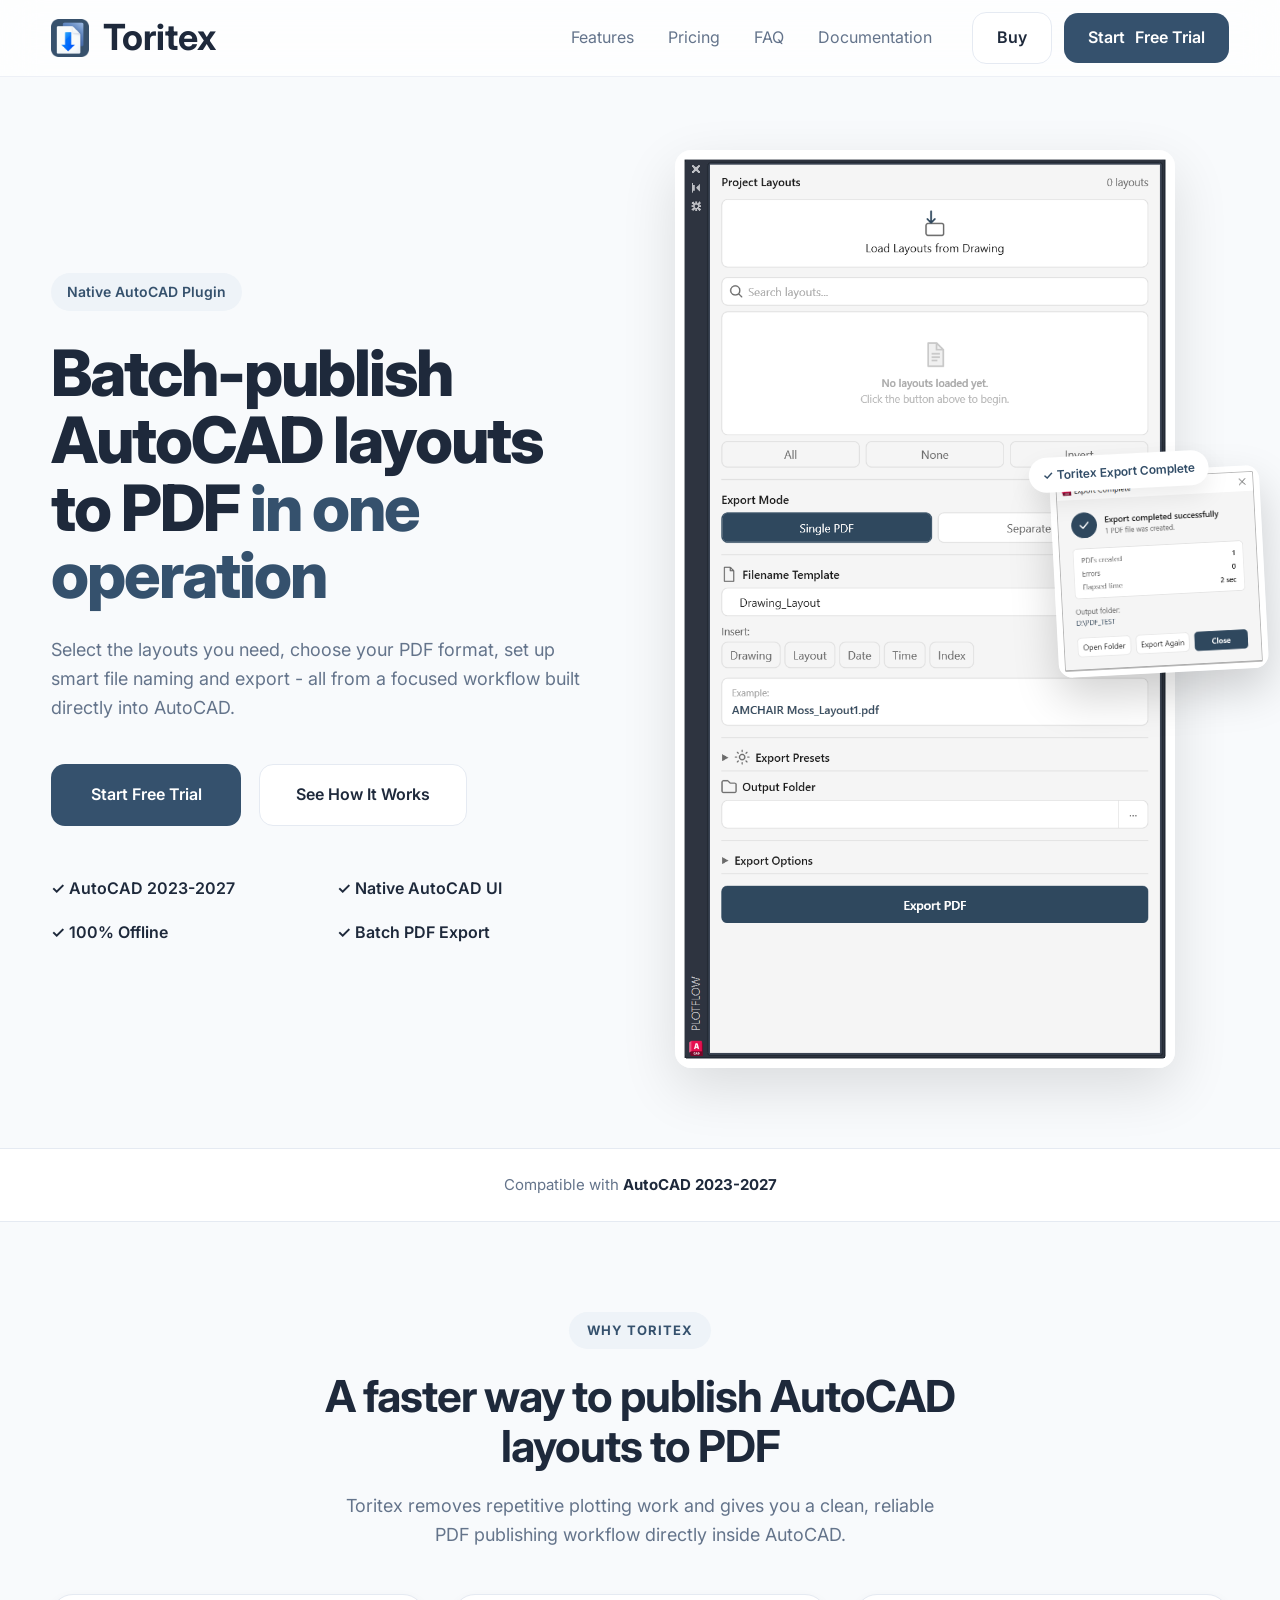
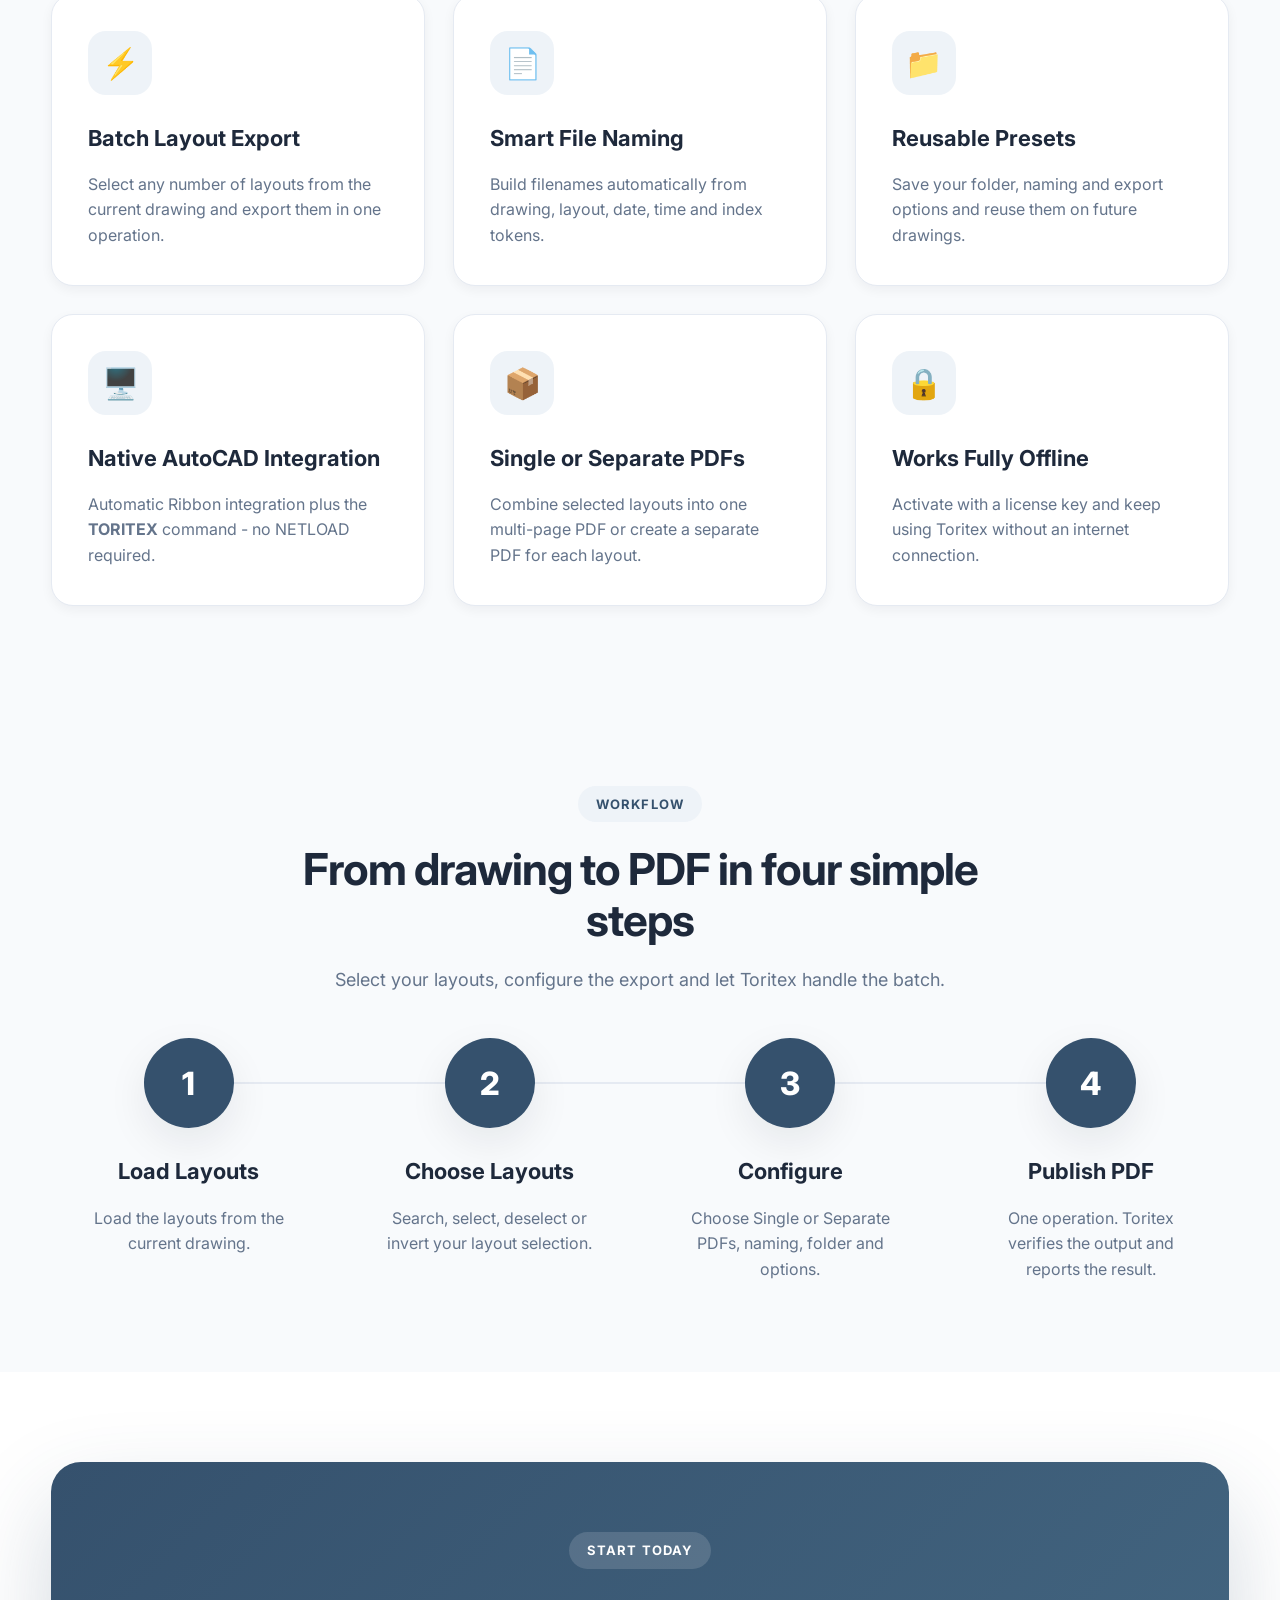
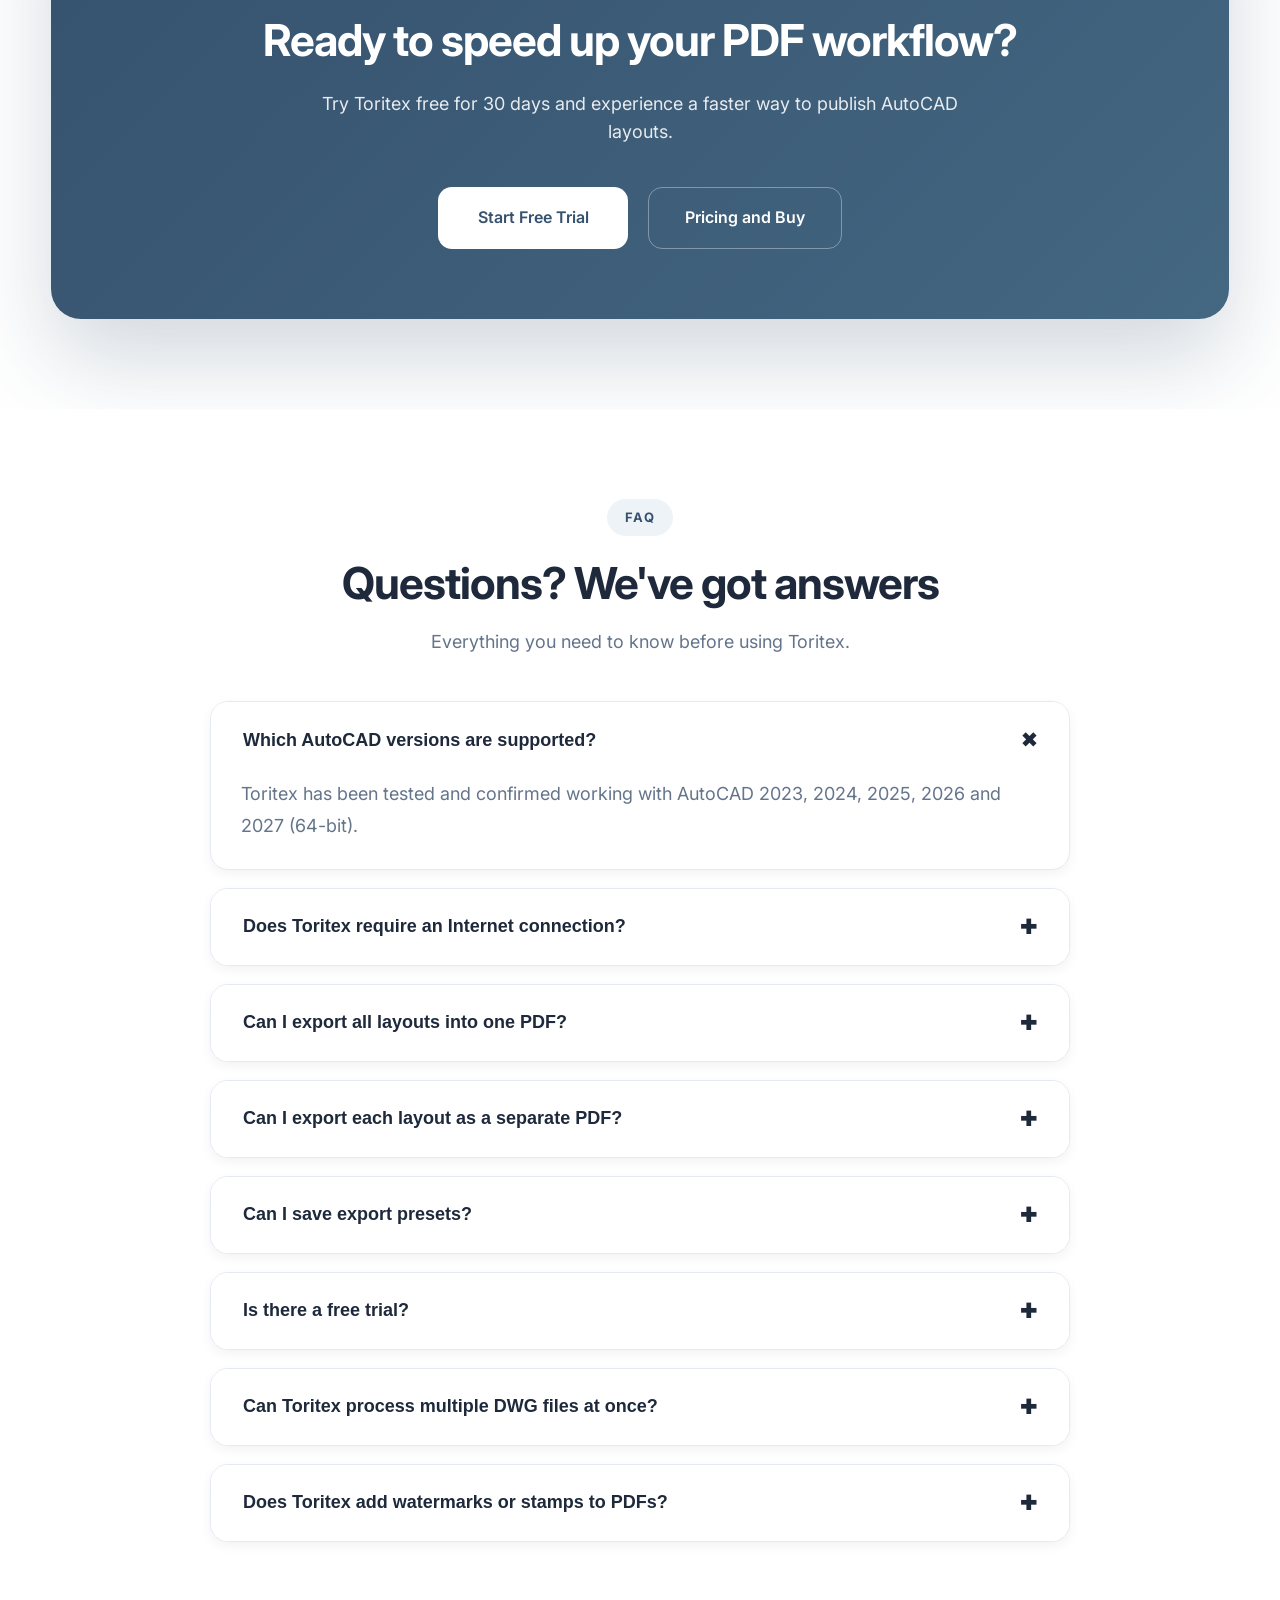
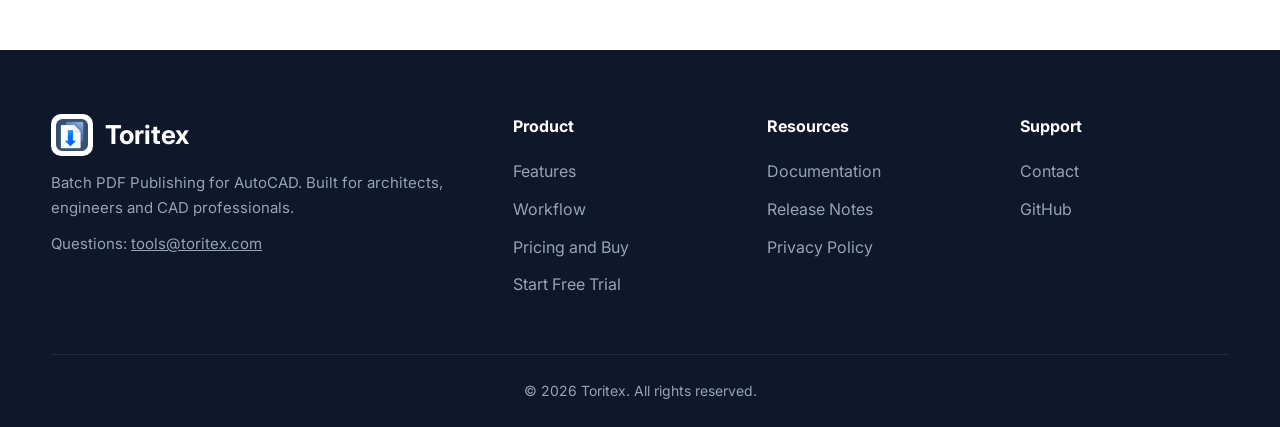
<file: index.html>
<!DOCTYPE html>
<html lang="en">

<head>

    <meta charset="UTF-8">
    <meta name="viewport" content="width=device-width, initial-scale=1.0">

    <title>Toritex - Batch PDF Publishing for AutoCAD</title>

    <meta name="description"
        content="Batch PDF publishing for AutoCAD. Export layouts in one operation with smart file naming, reusable presets and built-in validation.">

    <meta name="theme-color" content="#35516D">

    <meta property="og:title" content="Toritex">
    <meta property="og:description"
        content="Batch PDF Publishing for AutoCAD">
    <meta property="og:type" content="website">

    <link rel="icon" href="assets/logo/favicon.svg">

    <link rel="preconnect" href="https://fonts.googleapis.com">

    <link rel="preconnect" href="https://fonts.gstatic.com" crossorigin>

    <link href="https://fonts.googleapis.com/css2?family=Inter:wght@300;400;500;600;700;800&display=swap"
        rel="stylesheet">

    <link rel="stylesheet" href="style.css">
    <link rel="stylesheet" href="site.css">
	<meta name="robots" content="noindex, nofollow">

</head>

<body>

<header class="site-header">

    <div class="container">

        <a class="logo" href="index.html">

            <div class="logo-square">
                <img src="assets/toritex-logo.png" alt="Toritex">
            </div>

            <span>Toritex</span>

        </a>

        <nav class="navigation">

            <a href="index.html#features">Features</a>
            <a href="pricing.html">Pricing</a>
            <a href="index.html#faq">FAQ</a>
            <a href="documentation.html">Documentation</a>

        </nav>

        <div class="header-actions">

            <a class="button outline" href="pricing.html#buy">Buy</a>
            <a class="button primary" href="download.html"><span class="hide-sm">Start </span>Free Trial</a>

        </div>

    </div>

</header>



<main>



<section class="hero">

<div class="container hero-grid">

<div class="hero-left">

<div class="badge">

Native AutoCAD Plugin

</div>

<h1>

Batch-publish AutoCAD layouts

to PDF

<span>in one operation</span>

</h1>

<p>

Select the layouts you need, choose your PDF format,

set up smart file naming and export - all from

a focused workflow built directly into AutoCAD.

</p>

<div class="hero-buttons">

<a href="#download"

class="button primary large">

Start Free Trial

</a>

<a href="#workflow"

class="button outline large">

See How It Works

</a>

</div>

<div class="hero-benefits">

    <div>✓ AutoCAD 2023-2027</div>

    <div>✓ Native AutoCAD UI</div>

    <div>✓ 100% Offline</div>

    <div>✓ Batch PDF Export</div>

</div>

</div>



<div class="hero-right">

<div class="hero-card">

<img

src="assets/screenshots/main-ui.png"

alt="Toritex Interface">

</div>



<div class="floating-dialog">

    <div class="result-badge">
        ✓ Toritex Export Complete
    </div>

    <img
    src="assets/screenshots/export-result.png"
    alt="Toritex Export Complete">

</div>

</div>

</div>

</section>

<section class="compatibility">

    <div class="container">

        <p>

            Compatible with
            <strong>AutoCAD 2023-2027</strong>

        </p>

    </div>
</section>



<!-- ===================================================== -->
<!-- FEATURES -->
<!-- ===================================================== -->

<section id="features" class="features">

    <div class="container">

        <div class="section-header">

            <span class="section-tag">
                WHY TORITEX
            </span>

            <h2>
                A faster way to publish
                AutoCAD layouts to PDF
            </h2>

            <p>
                Toritex removes repetitive plotting work and gives you a clean,
                reliable PDF publishing workflow directly inside AutoCAD.
            </p>

        </div>

        <div class="features-grid">

            <article class="feature-card">

                <div class="feature-icon">⚡</div>

                <h3>Batch Layout Export</h3>

                <p>
                    Select any number of layouts from the current drawing and export them in one operation.
                </p>

            </article>

            <article class="feature-card">

                <div class="feature-icon">📄</div>

                <h3>Smart File Naming</h3>

                <p>
                    Build filenames automatically from drawing, layout, date, time and index tokens.
                </p>

            </article>

            <article class="feature-card">

                <div class="feature-icon">📁</div>

                <h3>Reusable Presets</h3>

                <p>
                    Save your folder, naming and export options and reuse them on future drawings.
                </p>

            </article>

            <article class="feature-card">

                <div class="feature-icon">🖥️</div>

                <h3>Native AutoCAD Integration</h3>

                <p>
                    Automatic Ribbon integration plus the <strong>TORITEX</strong> command - no NETLOAD required.
                </p>

            </article>

            <article class="feature-card">

                <div class="feature-icon">📦</div>

                <h3>Single or Separate PDFs</h3>

                <p>
                    Combine selected layouts into one multi-page PDF or create a separate PDF for each layout.
                </p>

            </article>

            <article class="feature-card">

                <div class="feature-icon">🔒</div>

                <h3>Works Fully Offline</h3>

                <p>
                    Activate with a license key and keep using Toritex without an internet connection.
                </p>

            </article>

        </div>

    </div>

</section>



<!-- ===================================================== -->
<!-- WORKFLOW -->
<!-- ===================================================== -->

<section id="workflow" class="workflow">

<div class="container">

<div class="section-header">

<span class="section-tag">

WORKFLOW

</span>

<h2>

From drawing to PDF
in four simple steps

</h2>

<p>

Select your layouts, configure the export and let Toritex handle the batch.

</p>

</div>

<div class="timeline">

<div class="step">

<div class="step-number">

1

</div>

<h3>

Load Layouts

</h3>

<p>

Load the layouts from the current drawing.

</p>

</div>

<div class="step-line"></div>

<div class="step">

<div class="step-number">

2

</div>

<h3>

Choose Layouts

</h3>

<p>

Search, select, deselect or invert your layout selection.

</p>

</div>

<div class="step-line"></div>

<div class="step">

<div class="step-number">

3

</div>

<h3>

Configure

</h3>

<p>

Choose Single or Separate PDFs, naming, folder and options.

</p>

</div>

<div class="step-line"></div>

<div class="step">

<div class="step-number">

4

</div>

<h3>

Publish PDF

</h3>

<p>

One operation.

Toritex verifies the output
and reports the result.

</p>

</div>

</div>

</div>

</section>


<!-- ===================================================== -->
<!-- DOWNLOAD CTA -->
<!-- ===================================================== -->

<section id="download" class="download">

    <div class="container">

        <div class="download-card">

            <span class="section-tag">

                START TODAY

            </span>

            <h2>

                Ready to speed up your PDF workflow?

            </h2>

            <p>

                Try Toritex free for 30 days and experience a faster way
                to publish AutoCAD layouts.

            </p>

            <div class="download-buttons">

                <a href="download.html" class="button primary large">

                    Start Free Trial

                </a>

                <a href="pricing.html#buy" class="button outline large">

                    Pricing and Buy

                </a>

            </div>

        </div>

    </div>

</section>



<!-- ===================================================== -->
<!-- FAQ -->
<!-- ===================================================== -->

<section id="faq" class="faq">

    <div class="container">

        <div class="section-header">

            <span class="section-tag">
                FAQ
            </span>

            <h2>
                Questions? We've got answers
            </h2>

            <p>
                Everything you need to know before using Toritex.
            </p>

        </div>

        <div class="faq-list">

            <div class="faq-item active">

                <button class="faq-question">

                    <span>Which AutoCAD versions are supported?</span>

                    <span class="faq-icon">✚</span>

                </button>

                <div class="faq-answer">

    <p>Toritex has been tested and confirmed working with AutoCAD 2023, 2024, 2025, 2026 and 2027 (64-bit).</p>

</div>

            </div>

            <div class="faq-item">

                <button class="faq-question">

                    <span>Does Toritex require an Internet connection?</span>

                    <span class="faq-icon">✚</span>

                </button>

                <div class="faq-answer">

                    No. Toritex uses offline license validation and does not require an internet connection to activate or keep using the plugin.

                </div>

            </div>

            <div class="faq-item">

                <button class="faq-question">

                    <span>Can I export all layouts into one PDF?</span>

                    <span class="faq-icon">✚</span>

                </button>

                <div class="faq-answer">

                    Yes. Select the layouts you need and export them as one multi-page PDF.

                </div>

            </div>

            <div class="faq-item">

                <button class="faq-question">

                    <span>Can I export each layout as a separate PDF?</span>

                    <span class="faq-icon">✚</span>

                </button>

                <div class="faq-answer">

                    Yes. In Separate PDFs mode, Toritex creates one PDF for each selected layout.

                </div>

            </div>

            <div class="faq-item">

                <button class="faq-question">

                    <span>Can I save export presets?</span>

                    <span class="faq-icon">✚</span>

                </button>

                <div class="faq-answer">

                    Yes. Save your folder, filename template and export options as reusable presets.

                </div>

            </div>

            <div class="faq-item">

                <button class="faq-question">

                    <span>Is there a free trial?</span>

                    <span class="faq-icon">✚</span>

                </button>

                <div class="faq-answer">

                    Yes. The trial lasts 30 days and includes full functionality. Exporting is blocked after the trial until a license is activated.

                </div>

            </div>

            <div class="faq-item">

                <button class="faq-question">

                    <span>Can Toritex process multiple DWG files at once?</span>

                    <span class="faq-icon">✚</span>

                </button>

                <div class="faq-answer">

                    No. Toritex batch-processes layouts within the currently open drawing. It does not provide a queue for multiple DWG files.

                </div>

            </div>

            <div class="faq-item">

                <button class="faq-question">

                    <span>Does Toritex add watermarks or stamps to PDFs?</span>

                    <span class="faq-icon">✚</span>

                </button>

                <div class="faq-answer">

                    No. Toritex does not add watermarks, stamps, logos or other overlays. The PDF reflects the AutoCAD layout as configured for plotting.

                </div>

            </div>

        </div>

    </div>

</section>

</main>



<!-- ===================================================== -->
<!-- FOOTER -->
<!-- ===================================================== -->

<footer class="footer">

    <div class="container footer-grid">

        <div>

            <a class="logo footer-brand" href="index.html">
                <div class="logo-square"><img src="assets/toritex-logo.png" alt=""></div>
                <span>Toritex</span>
            </a>

            <p>Batch PDF Publishing for AutoCAD. Built for architects, engineers and CAD professionals.</p>

            <p>Questions: <a href="mailto:tools@toritex.com?subject=Toritex%20Support">tools@toritex.com</a></p>

        </div>

        <div>

            <h4>Product</h4>

            <ul>
                <li><a href="index.html#features">Features</a></li>
                <li><a href="index.html#workflow">Workflow</a></li>
                <li><a href="pricing.html#buy">Pricing and Buy</a></li>
                <li><a href="download.html">Start Free Trial</a></li>
            </ul>

        </div>

        <div>

            <h4>Resources</h4>

            <ul>
                <li><a href="documentation.html">Documentation</a></li>
                <li><a href="#">Release Notes</a></li>
                <li><a href="#">Privacy Policy</a></li>
            </ul>

        </div>

        <div>

            <h4>Support</h4>

            <ul>
                <li><a href="mailto:tools@toritex.com?subject=Toritex%20Support">Contact</a></li>
                <li><a href="#">GitHub</a></li>
            </ul>

        </div>

    </div>

    <div class="container footer-bottom">

        <p>© 2026 Toritex. All rights reserved.</p>

    </div>

</footer>

<script src="script.js"></script>

</body>

</html>
</file>
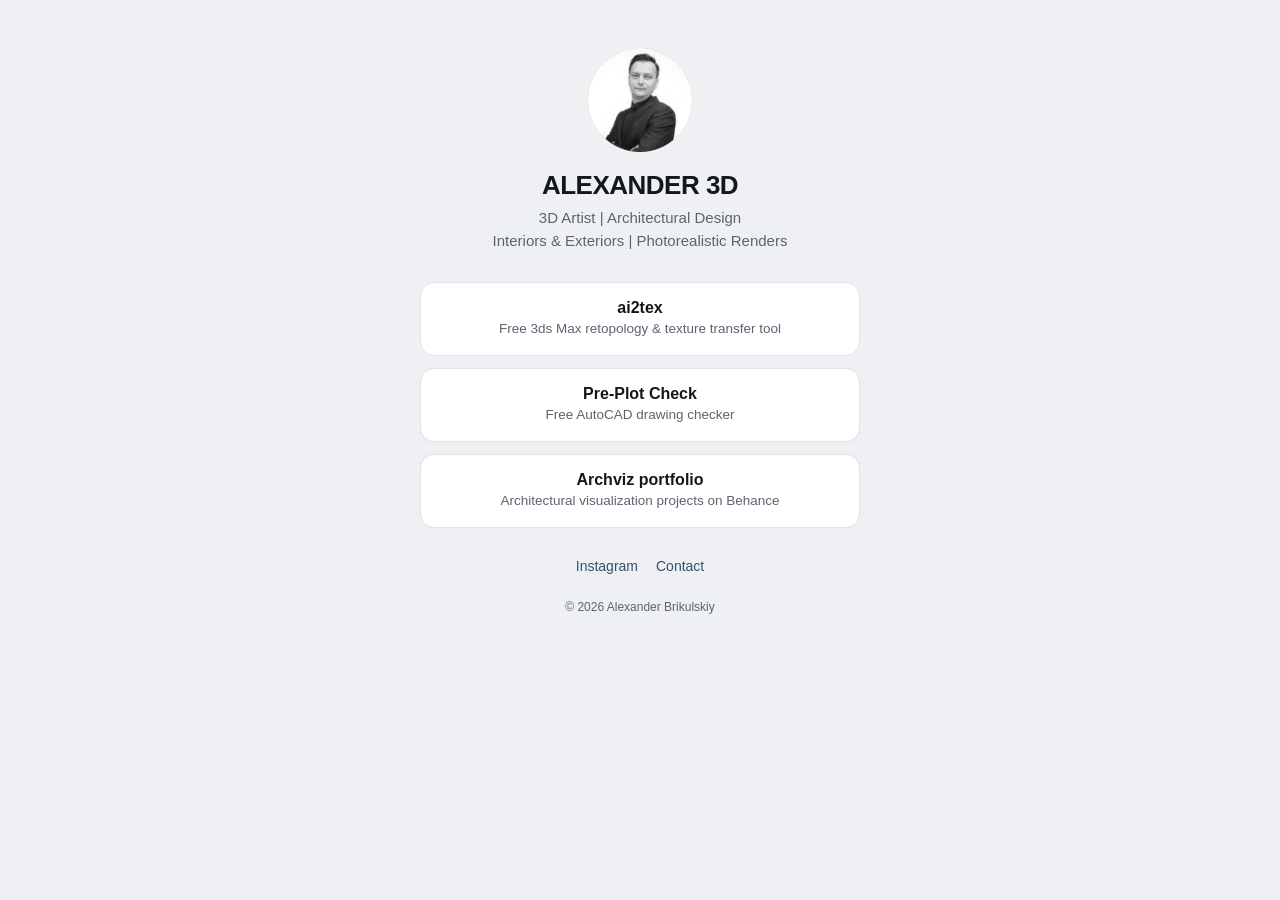
<file: links/index.html>
<!DOCTYPE html>
<html lang="en">
<head>
<meta charset="UTF-8">
<meta name="viewport" content="width=device-width, initial-scale=1">
<title>ALEXANDER 3D - Links</title>
<meta name="description" content="Free tools for 3D artists and CAD users by Alexander Brikulskiy: ai2tex for 3ds Max and Pre-Plot Check for AutoCAD.">
<link rel="canonical" href="https://toritex.com/links/">
<link rel="icon" href="/assets/logo/favicon.svg">
<meta name="theme-color" content="#35516D">
<meta property="og:title" content="ALEXANDER 3D - Links">
<meta property="og:description" content="Free tools for 3D artists and CAD users: ai2tex for 3ds Max and Pre-Plot Check for AutoCAD.">
<meta property="og:type" content="website">
<meta property="og:url" content="https://toritex.com/links/">
<style>
:root{--bg:#eef0f4;--card:#fff;--text:#14171c;--muted:#5b6472;--border:#dde1e8;--accent:#35516D}
@media(prefers-color-scheme:dark){:root{--bg:#12151a;--card:#1b2028;--text:#f1f3f6;--muted:#9aa3b2;--border:#2a313c;--accent:#8fb0d1}}
*{box-sizing:border-box}
body{margin:0;min-height:100vh;background:var(--bg);color:var(--text);font-family:-apple-system,BlinkMacSystemFont,"Segoe UI",Roboto,Helvetica,Arial,sans-serif;display:flex;justify-content:center}
.wrap{width:100%;max-width:480px;padding:48px 20px 40px;text-align:center}
.avatar{position:relative;width:104px;height:104px;margin:0 auto 18px;border-radius:50%;overflow:hidden;background:linear-gradient(160deg,#f6a24a,#f7c98b);display:flex;align-items:center;justify-content:center;font-size:34px;font-weight:700;color:#4a2c0a;letter-spacing:-1px}
.avatar img{position:absolute;inset:0;width:100%;height:100%;object-fit:cover}
h1{margin:0 0 6px;font-size:26px;letter-spacing:-.5px}
.tag{margin:0 0 30px;color:var(--muted);font-size:15px;line-height:1.5}
.links{display:flex;flex-direction:column;gap:12px}
.link{display:block;padding:16px 18px;background:var(--card);border:1px solid var(--border);border-radius:14px;color:inherit;text-decoration:none;transition:transform .15s,border-color .15s}
.link:hover,.link:focus-visible{transform:translateY(-2px);border-color:var(--accent)}
.link strong{display:block;font-size:16px;margin-bottom:3px}
.link span{display:block;font-size:13.5px;color:var(--muted);line-height:1.4}
.small{margin-top:30px;display:flex;justify-content:center;gap:18px;font-size:14px}
.small a{color:var(--accent);text-decoration:none}
.small a:hover{text-decoration:underline}
.foot{margin-top:26px;font-size:12px;color:var(--muted)}
</style>
</head>
<body>
<main class="wrap">

<div class="avatar"><span>A3</span><img src="avatar.jpg" alt="" onerror="this.remove()"></div>

<h1>ALEXANDER 3D</h1>
<p class="tag">3D Artist | Architectural Design<br>Interiors &amp; Exteriors | Photorealistic Renders</p>

<div class="links">
  <a class="link" href="https://ai2tex.toritex.com/">
    <strong>ai2tex</strong>
    <span>Free 3ds Max retopology &amp; texture transfer tool</span>
  </a>
  <a class="link" href="https://toritex.com/tools/preplot-check/">
    <strong>Pre-Plot Check</strong>
    <span>Free AutoCAD drawing checker</span>
  </a>
  <a class="link" href="https://www.behance.net/avaron">
    <strong>Archviz portfolio</strong>
    <span>Architectural visualization projects on Behance</span>
  </a>
</div>

<div class="small">
  <a href="https://www.instagram.com/alexander_brikulskiy/">Instagram</a>
  <a href="mailto:tools@toritex.com">Contact</a>
</div>

<p class="foot">© 2026 Alexander Brikulskiy</p>

</main>
</body>
</html>
</file>
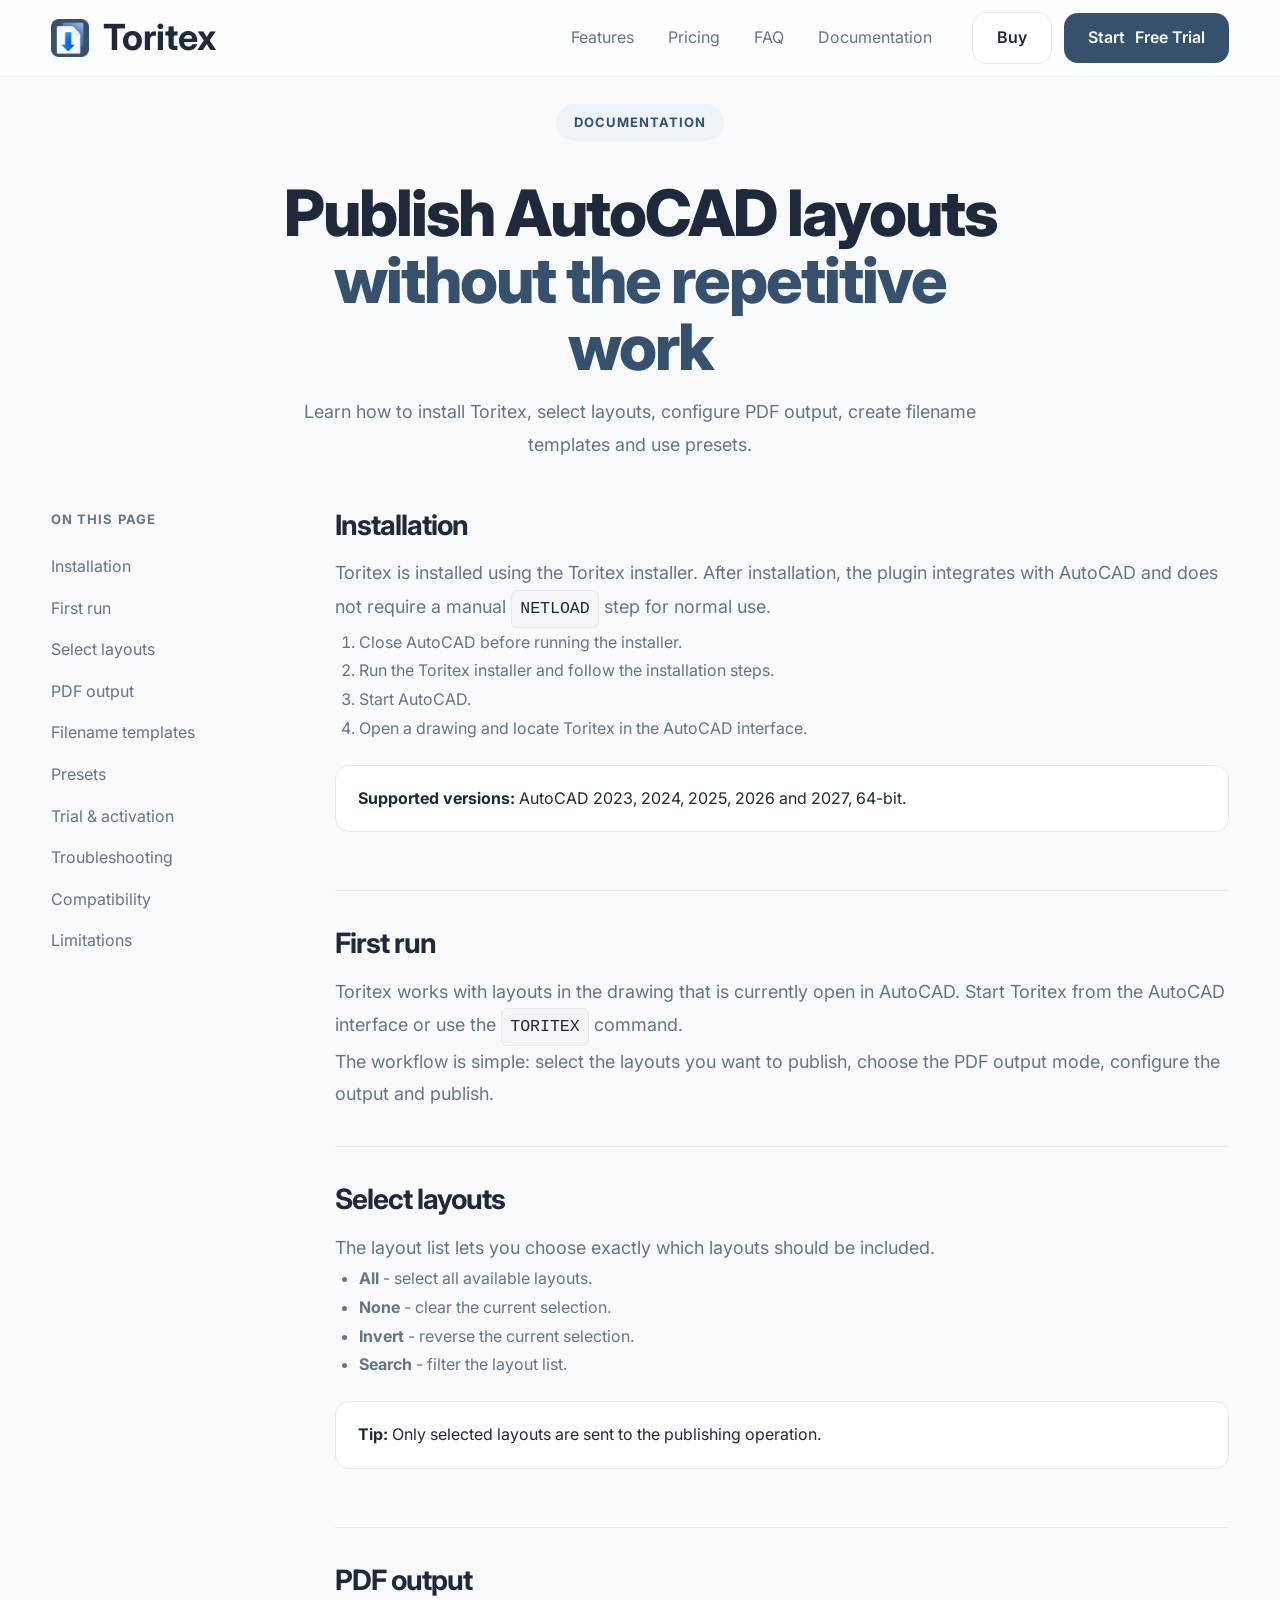
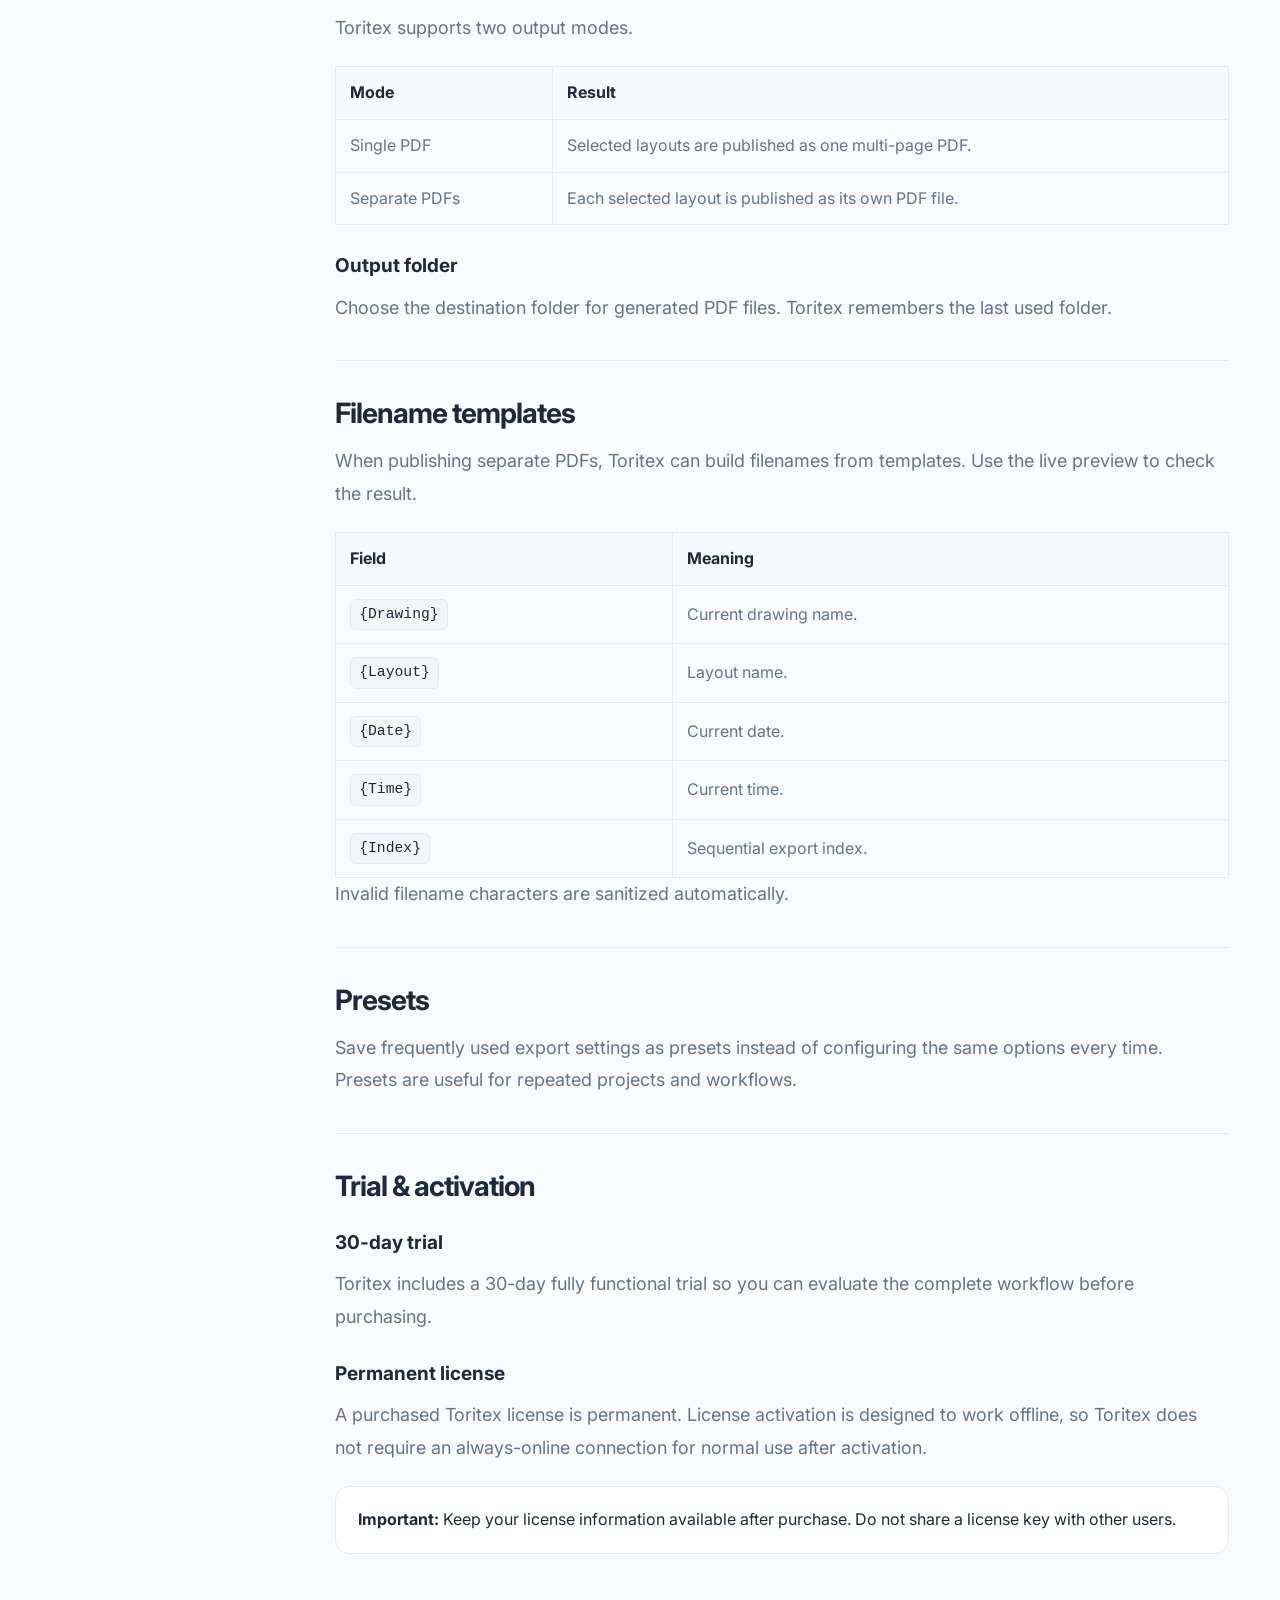
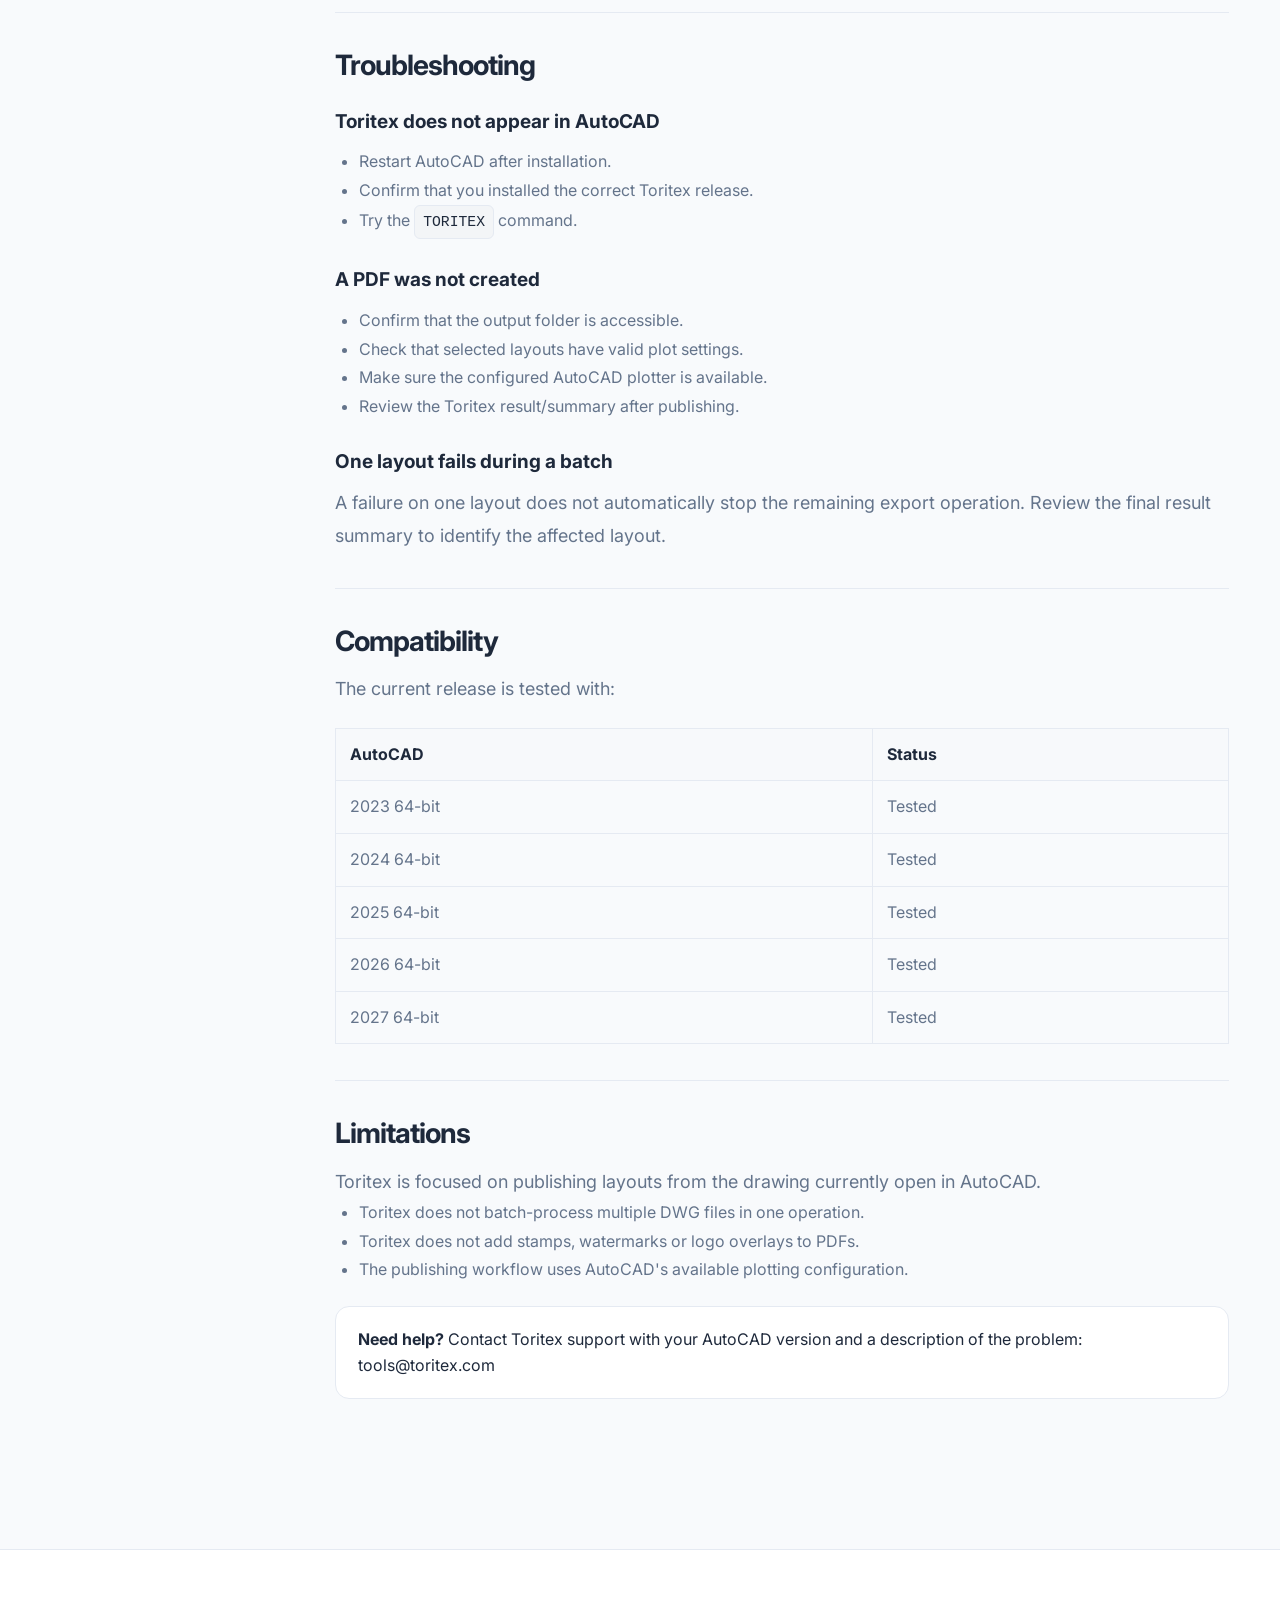
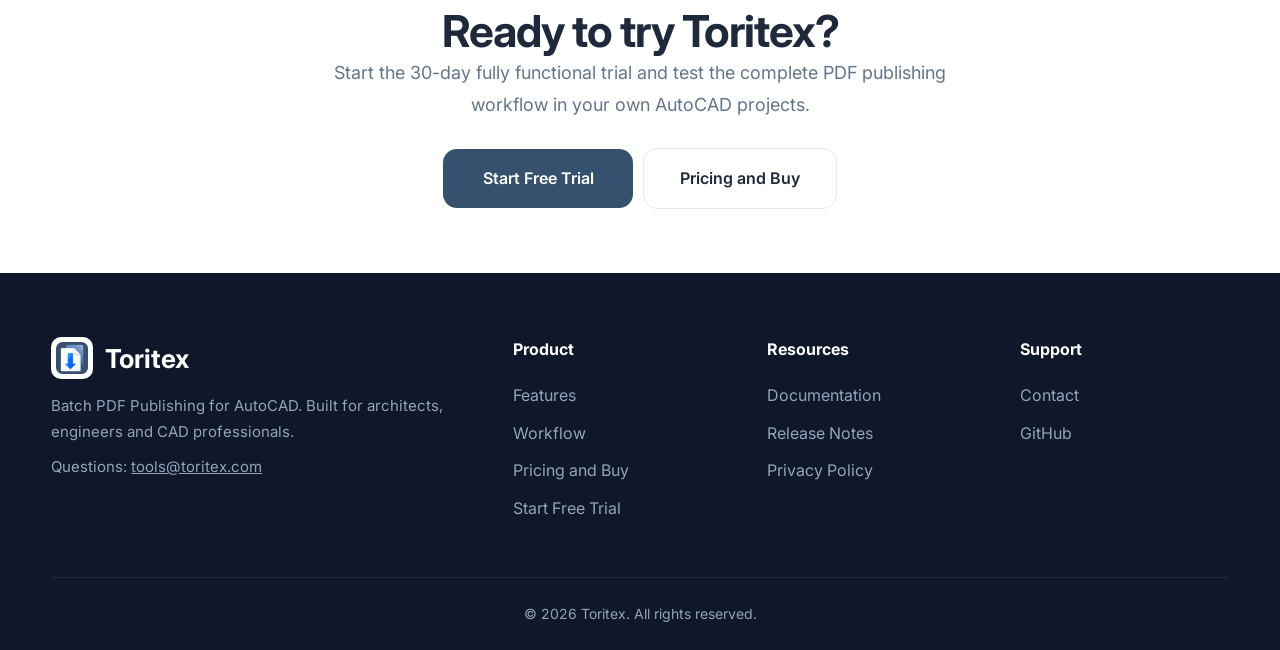
<file: documentation.html>
<!DOCTYPE html>
<html lang="en">
<head>
<meta charset="UTF-8">
<meta name="viewport" content="width=device-width, initial-scale=1.0">
<title>Documentation - Toritex for AutoCAD</title>
<link rel="canonical" href="https://toritex.com/documentation.html">
<meta name="description" content="Toritex documentation: installation, layout selection, PDF publishing, filename templates, presets, activation and troubleshooting.">
<meta name="theme-color" content="#35516D">
<link rel="icon" href="assets/logo/favicon.svg">
<link rel="preconnect" href="https://fonts.googleapis.com">
<link rel="preconnect" href="https://fonts.gstatic.com" crossorigin>
<link href="https://fonts.googleapis.com/css2?family=Inter:wght@300;400;500;600;700;800&display=swap" rel="stylesheet">
<link rel="stylesheet" href="style.css">
<link rel="stylesheet" href="site.css">
<style>
.docs-hero{padding:104px 0 28px;text-align:center}.docs-hero h1{margin:16px auto;max-width:760px}.docs-hero p{max-width:680px;margin:auto;color:var(--text-light);font-size:18px;line-height:1.8}
.docs-layout{display:grid;grid-template-columns:230px minmax(0,1fr);gap:54px;padding:20px 0 56px}.docs-sidebar{position:sticky;top:100px;align-self:start}.docs-sidebar h4{margin:0 0 16px;font-size:13px;text-transform:uppercase;letter-spacing:.08em;color:var(--text-light)}.docs-sidebar a{display:block;padding:8px 0;color:var(--text-light);text-decoration:none}.docs-sidebar a:hover{color:var(--primary)}
.docs-section{padding:0 0 36px;margin:0 0 36px;border-bottom:1px solid var(--border);scroll-margin-top:100px}.docs-section:last-child{border:0}.docs-section h2{margin:0 0 16px;font-size:28px}.docs-section h3{margin:26px 0 10px;font-size:19px}.docs-section p,.docs-section li{color:var(--text-light);line-height:1.8}.docs-section ul,.docs-section ol{padding-left:24px}
.docs-note{margin:22px 0;padding:20px 22px;border:1px solid var(--border);border-radius:14px;background:#fff}.docs-note strong{color:var(--text)}
.docs-code{display:inline-block;padding:3px 8px;border-radius:6px;background:#f3f5f7;border:1px solid var(--border);font-family:Consolas,monospace;color:var(--text);font-size:.92em}
.docs-table-wrap{overflow-x:auto;margin-top:22px}.docs-table{width:100%;border-collapse:collapse;min-width:540px}.docs-table th,.docs-table td{padding:13px 14px;border:1px solid var(--border);text-align:left;line-height:1.6}.docs-table th{background:#f7f9fb;color:var(--text)}.docs-table td{color:var(--text-light)}
.docs-cta{padding:56px 0 64px;text-align:center;background:#fff;border-top:1px solid var(--border)}.docs-cta p{max-width:620px;margin:0 auto 26px;color:var(--text-light);line-height:1.8}.docs-cta .button{margin:0 5px}
@media(max-width:800px){.docs-hero{padding-top:92px}.docs-layout{grid-template-columns:1fr;gap:28px}.docs-sidebar{position:static}.docs-sidebar a{display:inline-block;margin-right:18px}}
</style>
</head>
<body>
<header class="site-header"><div class="container">
<a class="logo" href="index.html">
<div class="logo-square">
    <img src="assets/toritex-logo.png" alt="Toritex">
</div><span>Toritex</span></a>
<nav class="navigation"><a href="index.html#features">Features</a><a href="pricing.html">Pricing</a><a href="index.html#faq">FAQ</a><a href="documentation.html">Documentation</a></nav>
<div class="header-actions"><a class="button outline" href="pricing.html#buy">Buy</a><a class="button primary" href="download.html"><span class="hide-sm">Start </span>Free Trial</a></div>
</div></header>

<main>
<section class="docs-hero"><div class="container">
<span class="section-tag">DOCUMENTATION</span>
<h1>Publish AutoCAD layouts <span>without the repetitive work</span></h1>
<p>Learn how to install Toritex, select layouts, configure PDF output, create filename templates and use presets.</p>
</div></section>

<section><div class="container docs-layout">
<aside class="docs-sidebar"><h4>On this page</h4>
<a href="#installation">Installation</a><a href="#first-run">First run</a><a href="#layouts">Select layouts</a><a href="#pdf">PDF output</a><a href="#filenames">Filename templates</a><a href="#presets">Presets</a><a href="#activation">Trial &amp; activation</a><a href="#troubleshooting">Troubleshooting</a><a href="#compatibility">Compatibility</a><a href="#limitations">Limitations</a>
</aside>

<div class="docs-content">

<section class="docs-section" id="installation"><h2>Installation</h2>
<p>Toritex is installed using the Toritex installer. After installation, the plugin integrates with AutoCAD and does not require a manual <span class="docs-code">NETLOAD</span> step for normal use.</p>
<ol><li>Close AutoCAD before running the installer.</li><li>Run the Toritex installer and follow the installation steps.</li><li>Start AutoCAD.</li><li>Open a drawing and locate Toritex in the AutoCAD interface.</li></ol>
<div class="docs-note"><strong>Supported versions:</strong> AutoCAD 2023, 2024, 2025, 2026 and 2027, 64-bit.</div>
</section>

<section class="docs-section" id="first-run"><h2>First run</h2>
<p>Toritex works with layouts in the drawing that is currently open in AutoCAD. Start Toritex from the AutoCAD interface or use the <span class="docs-code">TORITEX</span> command.</p>
<p>The workflow is simple: select the layouts you want to publish, choose the PDF output mode, configure the output and publish.</p>
</section>

<section class="docs-section" id="layouts"><h2>Select layouts</h2>
<p>The layout list lets you choose exactly which layouts should be included.</p>
<ul><li><strong>All</strong> - select all available layouts.</li><li><strong>None</strong> - clear the current selection.</li><li><strong>Invert</strong> - reverse the current selection.</li><li><strong>Search</strong> - filter the layout list.</li></ul>
<div class="docs-note"><strong>Tip:</strong> Only selected layouts are sent to the publishing operation.</div>
</section>

<section class="docs-section" id="pdf"><h2>PDF output</h2>
<p>Toritex supports two output modes.</p>
<div class="docs-table-wrap"><table class="docs-table"><thead><tr><th>Mode</th><th>Result</th></tr></thead><tbody>
<tr><td>Single PDF</td><td>Selected layouts are published as one multi-page PDF.</td></tr>
<tr><td>Separate PDFs</td><td>Each selected layout is published as its own PDF file.</td></tr>
</tbody></table></div>
<h3>Output folder</h3><p>Choose the destination folder for generated PDF files. Toritex remembers the last used folder.</p>
</section>

<section class="docs-section" id="filenames"><h2>Filename templates</h2>
<p>When publishing separate PDFs, Toritex can build filenames from templates. Use the live preview to check the result.</p>
<div class="docs-table-wrap"><table class="docs-table"><thead><tr><th>Field</th><th>Meaning</th></tr></thead><tbody>
<tr><td><span class="docs-code">{Drawing}</span></td><td>Current drawing name.</td></tr>
<tr><td><span class="docs-code">{Layout}</span></td><td>Layout name.</td></tr>
<tr><td><span class="docs-code">{Date}</span></td><td>Current date.</td></tr>
<tr><td><span class="docs-code">{Time}</span></td><td>Current time.</td></tr>
<tr><td><span class="docs-code">{Index}</span></td><td>Sequential export index.</td></tr>
</tbody></table></div>
<p>Invalid filename characters are sanitized automatically.</p>
</section>

<section class="docs-section" id="presets"><h2>Presets</h2>
<p>Save frequently used export settings as presets instead of configuring the same options every time. Presets are useful for repeated projects and workflows.</p>
</section>

<section class="docs-section" id="activation"><h2>Trial &amp; activation</h2>
<h3>30-day trial</h3><p>Toritex includes a 30-day fully functional trial so you can evaluate the complete workflow before purchasing.</p>
<h3>Permanent license</h3><p>A purchased Toritex license is permanent. License activation is designed to work offline, so Toritex does not require an always-online connection for normal use after activation.</p>
<div class="docs-note"><strong>Important:</strong> Keep your license information available after purchase. Do not share a license key with other users.</div>
</section>

<section class="docs-section" id="troubleshooting"><h2>Troubleshooting</h2>
<h3>Toritex does not appear in AutoCAD</h3><ul><li>Restart AutoCAD after installation.</li><li>Confirm that you installed the correct Toritex release.</li><li>Try the <span class="docs-code">TORITEX</span> command.</li></ul>
<h3>A PDF was not created</h3><ul><li>Confirm that the output folder is accessible.</li><li>Check that selected layouts have valid plot settings.</li><li>Make sure the configured AutoCAD plotter is available.</li><li>Review the Toritex result/summary after publishing.</li></ul>
<h3>One layout fails during a batch</h3><p>A failure on one layout does not automatically stop the remaining export operation. Review the final result summary to identify the affected layout.</p>
</section>

<section class="docs-section" id="compatibility"><h2>Compatibility</h2><p>The current release is tested with:</p>
<div class="docs-table-wrap"><table class="docs-table"><thead><tr><th>AutoCAD</th><th>Status</th></tr></thead><tbody>
<tr><td>2023 64-bit</td><td>Tested</td></tr><tr><td>2024 64-bit</td><td>Tested</td></tr><tr><td>2025 64-bit</td><td>Tested</td></tr><tr><td>2026 64-bit</td><td>Tested</td></tr><tr><td>2027 64-bit</td><td>Tested</td></tr>
</tbody></table></div>
</section>

<section class="docs-section" id="limitations"><h2>Limitations</h2>
<p>Toritex is focused on publishing layouts from the drawing currently open in AutoCAD.</p>
<ul><li>Toritex does not batch-process multiple DWG files in one operation.</li><li>Toritex does not add stamps, watermarks or logo overlays to PDFs.</li><li>The publishing workflow uses AutoCAD's available plotting configuration.</li></ul>
<div class="docs-note"><strong>Need help?</strong> Contact Toritex support with your AutoCAD version and a description of the problem: <a href="mailto:tools@toritex.com?subject=Toritex%20Support">tools@toritex.com</a></div>
</section>

</div></div></section>

<section class="docs-cta"><div class="container">
<h2>Ready to try Toritex?</h2><p>Start the 30-day fully functional trial and test the complete PDF publishing workflow in your own AutoCAD projects.</p>
<a class="button primary large" href="download.html">Start Free Trial</a><a class="button outline large" href="pricing.html#buy">Pricing and Buy</a>
</div></section>
</main>

<footer class="footer">

<div class="container footer-grid">

<div>

<a class="logo footer-brand" href="index.html">
<div class="logo-square"><img src="assets/toritex-logo.png" alt=""></div>
<span>Toritex</span>
</a>

<p>Batch PDF Publishing for AutoCAD. Built for architects, engineers and CAD professionals.</p>

<p>Questions: <a href="mailto:tools@toritex.com?subject=Toritex%20Support">tools@toritex.com</a></p>

</div>

<div>

<h4>Product</h4>

<ul>
<li><a href="index.html#features">Features</a></li>
<li><a href="index.html#workflow">Workflow</a></li>
<li><a href="pricing.html#buy">Pricing and Buy</a></li>
<li><a href="download.html">Start Free Trial</a></li>
</ul>

</div>

<div>

<h4>Resources</h4>

<ul>
<li><a href="documentation.html">Documentation</a></li>
<li><a href="#">Release Notes</a></li>
<li><a href="#">Privacy Policy</a></li>
</ul>

</div>

<div>

<h4>Support</h4>

<ul>
<li><a href="mailto:tools@toritex.com?subject=Toritex%20Support">Contact</a></li>
<li><a href="#">GitHub</a></li>
</ul>

</div>

</div>

<div class="container footer-bottom">

<p>© 2026 Toritex. All rights reserved.</p>

</div>

</footer>
<script src="script.js"></script>
</body>
</html>
</file>
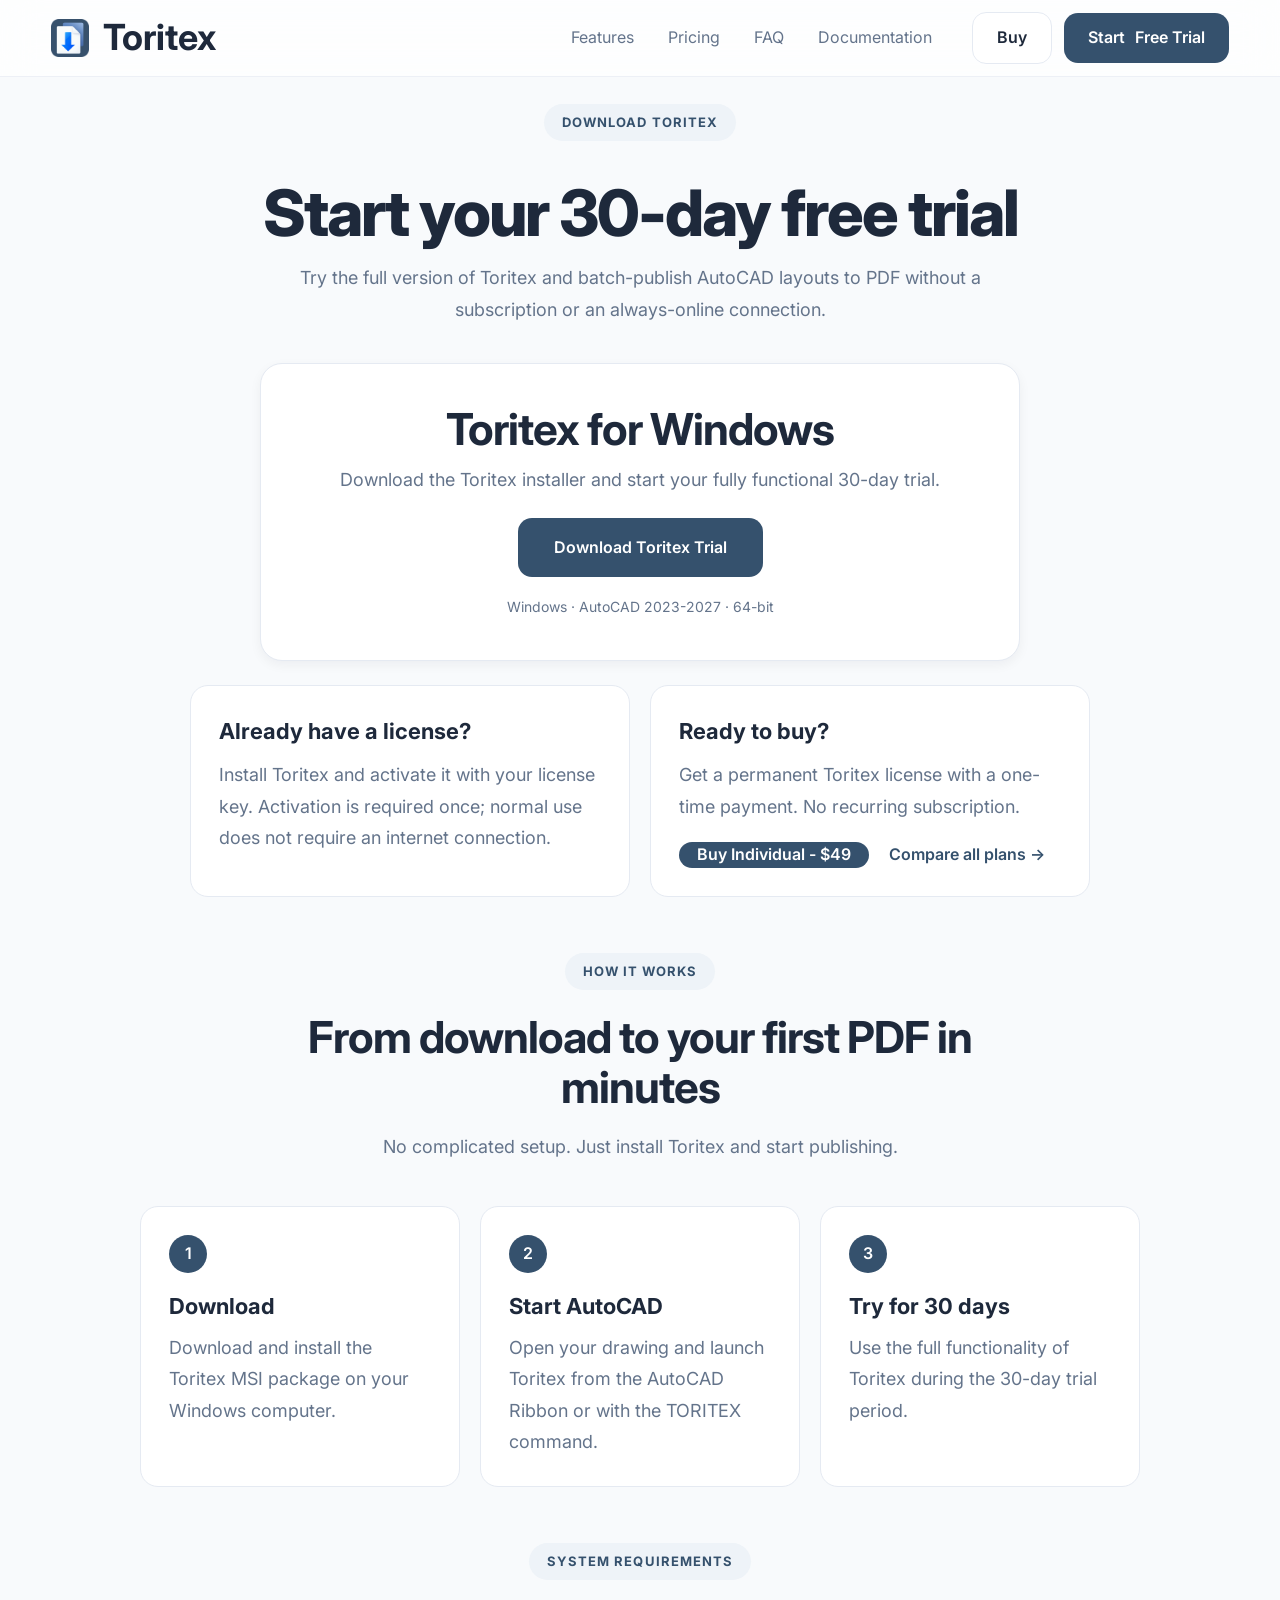
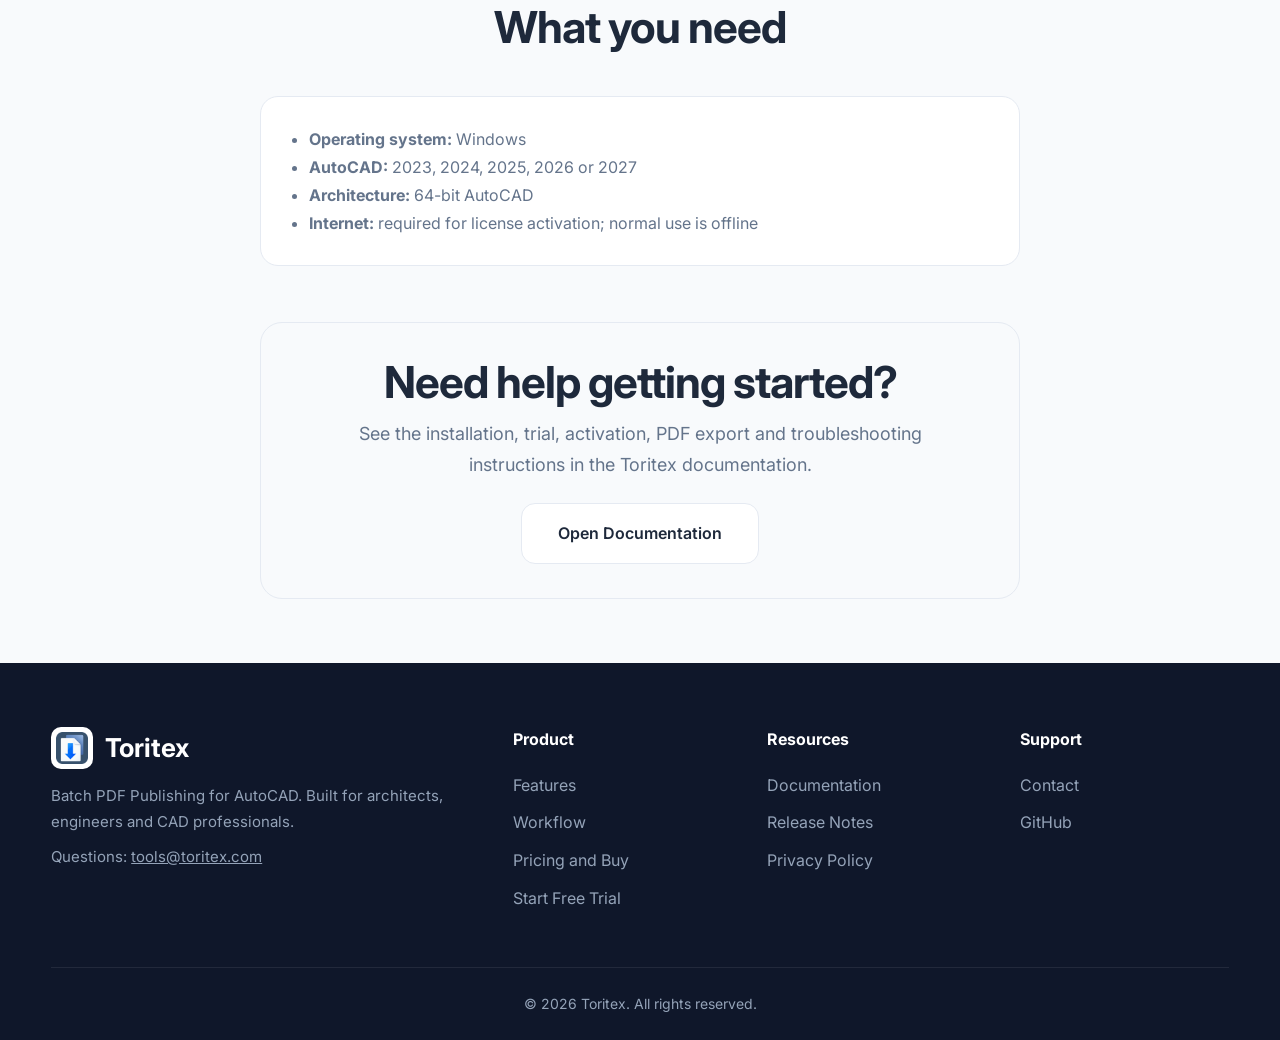
<file: download.html>
<!doctype html>
<html lang="en">
<head>
<meta charset="utf-8">
<meta name="viewport" content="width=device-width, initial-scale=1">
<title>Download Toritex</title>
<link rel="canonical" href="https://toritex.com/download.html">
<meta name="description" content="Download Toritex for AutoCAD and start a 30-day fully functional trial.">
<meta name="theme-color" content="#35516D">
<link rel="icon" href="assets/logo/favicon.svg">
<link rel="preconnect" href="https://fonts.googleapis.com">
<link rel="preconnect" href="https://fonts.gstatic.com" crossorigin>
<link href="https://fonts.googleapis.com/css2?family=Inter:wght@300;400;500;600;700;800&display=swap" rel="stylesheet">
<link rel="stylesheet" href="style.css">
<link rel="stylesheet" href="site.css">
<style>
.download-hero{padding:104px 0 36px;text-align:center}
.download-hero h1{margin:16px auto}
.download-hero p{max-width:700px;margin:0 auto;font-size:18px;line-height:1.8;color:var(--text-light)}
.trial-card{max-width:760px;margin:0 auto 24px;background:#fff;border:1px solid var(--border);border-radius:22px;padding:40px;box-shadow:var(--shadow-small);text-align:center}
.trial-card h2{margin:0 0 10px}
.trial-card p{margin:0 0 22px;color:var(--text-light);line-height:1.75}
.trial-card .download-note{margin:18px 0 0;font-size:14px}
.download-options{display:grid;grid-template-columns:repeat(2,1fr);gap:20px;max-width:900px;margin:0 auto 56px}
.download-option,.dl-step,.requirements{background:#fff;border:1px solid var(--border);border-radius:18px;padding:28px}
.download-option h3{margin:0 0 10px}
.download-option p{margin:0;color:var(--text-light);line-height:1.75}
.option-actions{display:flex;align-items:center;flex-wrap:wrap;gap:12px 20px;margin-top:20px}
.text-link{color:var(--primary);font-weight:600;text-decoration:none}
.text-link:hover{text-decoration:underline}
.download-section{padding:0 0 56px}
.dl-steps{display:grid;grid-template-columns:repeat(3,1fr);gap:20px;max-width:1000px;margin:auto}
.dl-step h3{margin:0 0 8px}
.dl-step p{margin:0;color:var(--text-light);line-height:1.75}
.dl-step-number{display:flex;align-items:center;justify-content:center;width:38px;height:38px;margin-bottom:16px;border-radius:50%;background:var(--primary);color:#fff;font-weight:600}
.requirements{max-width:760px;margin:auto}
.requirements ul{margin:0 0 0 20px;padding:0}
.requirements li{color:var(--text-light);line-height:1.75}
.activation{max-width:760px;margin:0 auto 64px;padding:34px;text-align:center;border-radius:22px;background:#F8FAFC;border:1px solid var(--border)}
.activation h2{margin:0}
.activation p{max-width:620px;margin:10px auto 22px;color:var(--text-light);line-height:1.75}
@media(max-width:760px){.download-hero{padding:92px 0 28px}.download-options,.dl-steps{grid-template-columns:1fr}.trial-card{padding:28px 22px}}
</style>
</head>
<body>

<header class="site-header">
<div class="container">

<a class="logo" href="index.html">
<div class="logo-square">
<img src="assets/toritex-logo.png" alt="Toritex">
</div>
<span>Toritex</span>
</a>

<nav class="navigation">
<a href="index.html#features">Features</a>
<a href="pricing.html">Pricing</a>
<a href="index.html#faq">FAQ</a>
<a href="documentation.html">Documentation</a>
</nav>

<div class="header-actions">
<a class="button outline" href="pricing.html#buy">Buy</a>
<a class="button primary" href="download.html"><span class="hide-sm">Start </span>Free Trial</a>
</div>

</div>
</header>

<main>
<section class="download-hero">
<div class="container">
<span class="section-tag">DOWNLOAD TORITEX</span>
<h1>Start your 30-day free trial</h1>
<p>Try the full version of Toritex and batch-publish AutoCAD layouts to PDF without a subscription or an always-online connection.</p>
</div>
</section>

<section>
<div class="container">
<div class="trial-card">
<h2>Toritex for Windows</h2>
<p>Download the Toritex installer and start your fully functional 30-day trial.</p>
<!-- Replace # with the final MSI download URL when ready. -->
<a href="#" class="button primary large">Download Toritex Trial</a>
<p class="download-note">Windows · AutoCAD 2023-2027 · 64-bit</p>
</div>

<div class="download-options">
<div class="download-option">
<h3>Already have a license?</h3>
<p>Install Toritex and activate it with your license key. Activation is required once; normal use does not require an internet connection.</p>
</div>
<div class="download-option">
<h3>Ready to buy?</h3>
<p>Get a permanent Toritex license with a one-time payment. No recurring subscription.</p>
<div class="option-actions">
<a href="mailto:tools@toritex.com?subject=Toritex%20Individual%20license" class="button primary" data-plan="individual">Buy Individual - $49</a>
<a href="pricing.html#buy" class="text-link">Compare all plans →</a>
</div>
</div>
</div>
</div>
</section>

<section class="download-section">
<div class="container">
<div class="section-header">
<span class="section-tag">HOW IT WORKS</span>
<h2>From download to your first PDF in minutes</h2>
<p>No complicated setup. Just install Toritex and start publishing.</p>
</div>
<div class="dl-steps">
<div class="dl-step"><div class="dl-step-number">1</div><h3>Download</h3><p>Download and install the Toritex MSI package on your Windows computer.</p></div>
<div class="dl-step"><div class="dl-step-number">2</div><h3>Start AutoCAD</h3><p>Open your drawing and launch Toritex from the AutoCAD Ribbon or with the TORITEX command.</p></div>
<div class="dl-step"><div class="dl-step-number">3</div><h3>Try for 30 days</h3><p>Use the full functionality of Toritex during the 30-day trial period.</p></div>
</div>
</div>
</section>

<section class="download-section">
<div class="container">
<div class="section-header">
<span class="section-tag">SYSTEM REQUIREMENTS</span>
<h2>What you need</h2>
</div>
<div class="requirements">
<ul>
<li><strong>Operating system:</strong> Windows</li>
<li><strong>AutoCAD:</strong> 2023, 2024, 2025, 2026 or 2027</li>
<li><strong>Architecture:</strong> 64-bit AutoCAD</li>
<li><strong>Internet:</strong> required for license activation; normal use is offline</li>
</ul>
</div>
</div>
</section>

<section>
<div class="container">
<div class="activation">
<h2>Need help getting started?</h2>
<p>See the installation, trial, activation, PDF export and troubleshooting instructions in the Toritex documentation.</p>
<a href="documentation.html" class="button outline large">Open Documentation</a>
</div>
</div>
</section>
</main>

<footer class="footer">

<div class="container footer-grid">

<div>

<a class="logo footer-brand" href="index.html">
<div class="logo-square"><img src="assets/toritex-logo.png" alt=""></div>
<span>Toritex</span>
</a>

<p>Batch PDF Publishing for AutoCAD. Built for architects, engineers and CAD professionals.</p>

<p>Questions: <a href="mailto:tools@toritex.com?subject=Toritex%20Support">tools@toritex.com</a></p>

</div>

<div>

<h4>Product</h4>

<ul>
<li><a href="index.html#features">Features</a></li>
<li><a href="index.html#workflow">Workflow</a></li>
<li><a href="pricing.html#buy">Pricing and Buy</a></li>
<li><a href="download.html">Start Free Trial</a></li>
</ul>

</div>

<div>

<h4>Resources</h4>

<ul>
<li><a href="documentation.html">Documentation</a></li>
<li><a href="#">Release Notes</a></li>
<li><a href="#">Privacy Policy</a></li>
</ul>

</div>

<div>

<h4>Support</h4>

<ul>
<li><a href="mailto:tools@toritex.com?subject=Toritex%20Support">Contact</a></li>
<li><a href="#">GitHub</a></li>
</ul>

</div>

</div>

<div class="container footer-bottom">

<p>© 2026 Toritex. All rights reserved.</p>

</div>

</footer>

<script src="https://cdn.paddle.com/paddle/v2/paddle.js"></script>
<script src="checkout.js"></script>
<script src="script.js"></script>

</body>
</html>
</file>
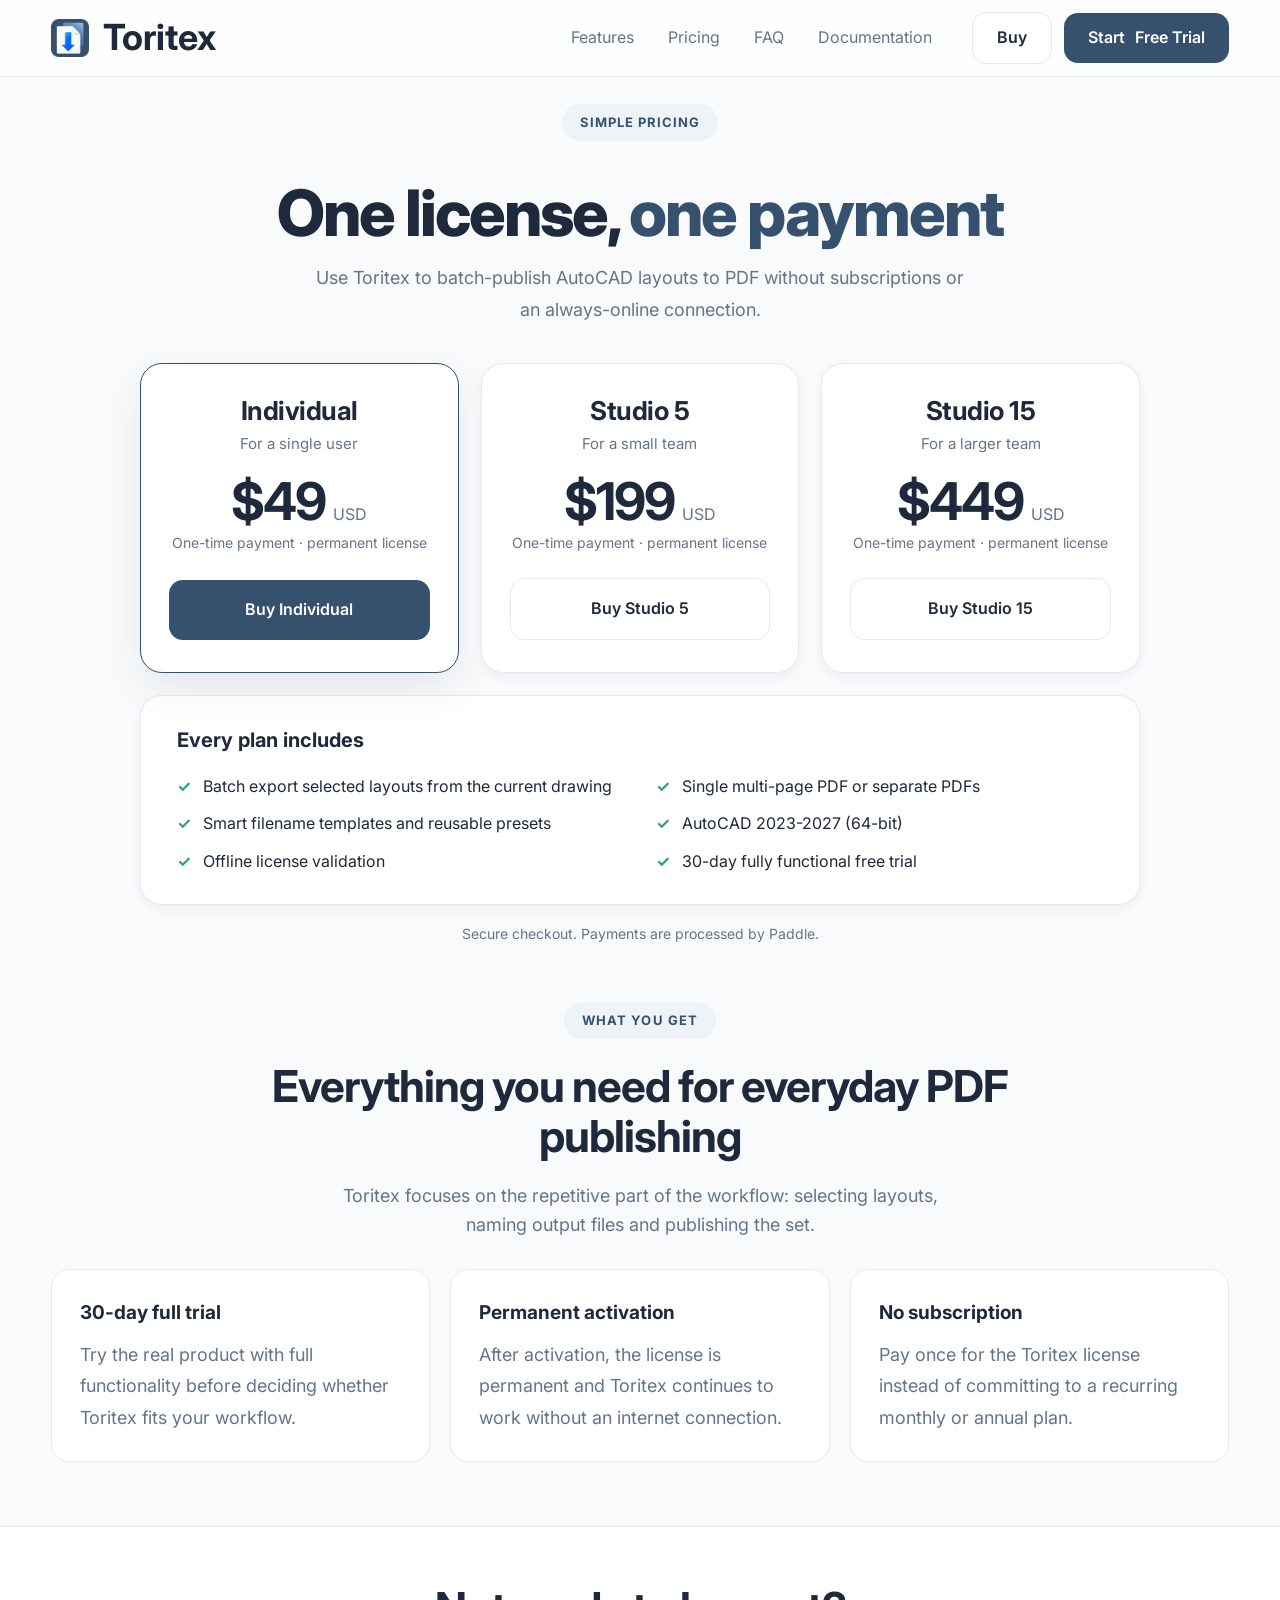
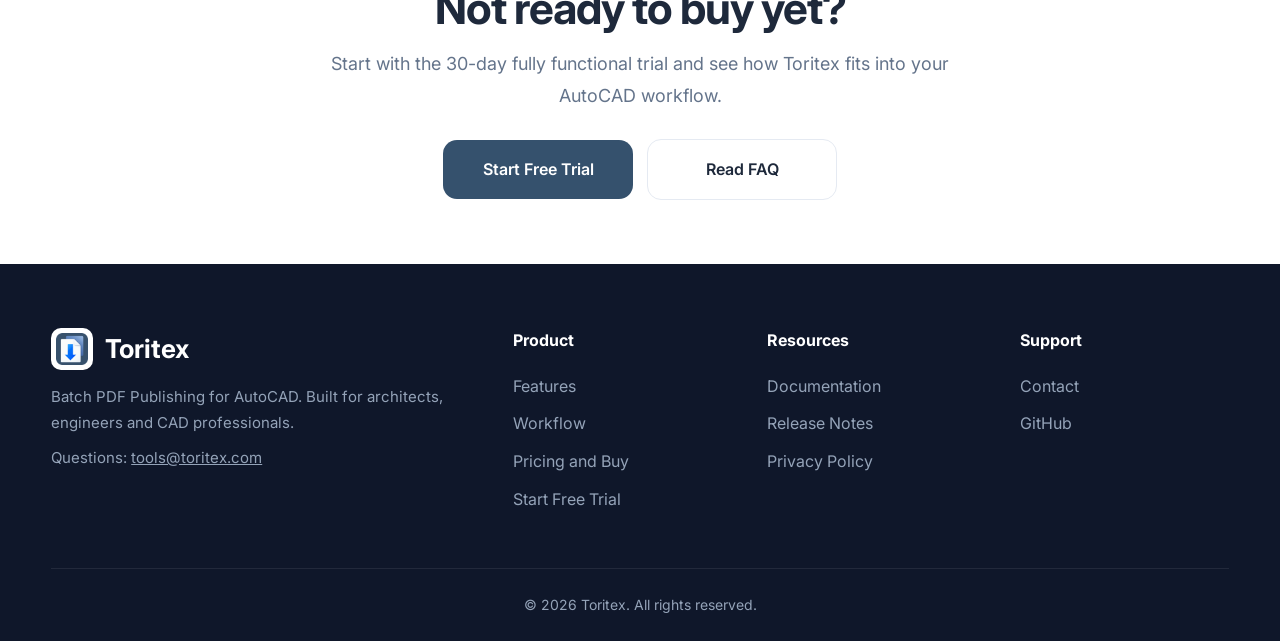
<file: pricing.html>
<!DOCTYPE html>
<html lang="en">
<head>
    <meta charset="UTF-8">
    <meta name="viewport" content="width=device-width, initial-scale=1.0">

    <title>Pricing - Toritex for AutoCAD</title>

    <link rel="canonical" href="https://toritex.com/pricing.html">

    <meta name="description"
        content="Toritex pricing: permanent one-time licenses for batch PDF publishing in AutoCAD, with a 30-day fully functional free trial.">

    <meta name="theme-color" content="#35516D">

    <meta property="og:title" content="Toritex - Pricing">
    <meta property="og:description"
        content="Simple one-time licenses for batch PDF publishing in AutoCAD.">
    <meta property="og:type" content="website">

    <link rel="icon" href="assets/logo/favicon.svg">

    <link rel="preconnect" href="https://fonts.googleapis.com">
    <link rel="preconnect" href="https://fonts.gstatic.com" crossorigin>

    <link href="https://fonts.googleapis.com/css2?family=Inter:wght@300;400;500;600;700;800&display=swap"
        rel="stylesheet">

    <link rel="stylesheet" href="style.css">
    <link rel="stylesheet" href="site.css">

    <style>
        .pricing-hero {
            padding: 104px 0 36px;
            text-align: center;
        }

        .pricing-hero h1 {
            margin: 16px auto 16px;
            max-width: 760px;
        }

        .pricing-hero p {
            max-width: 650px;
            margin: 0 auto;
            color: var(--text-light);
            font-size: 18px;
            line-height: 1.8;
        }

        .plans-wrap {
            padding: 0 0 56px;
            scroll-margin-top: 90px;
        }

        .plans {
            display: grid;
            grid-template-columns: repeat(3, minmax(0, 1fr));
            gap: 22px;
            max-width: 1000px;
            margin: 0 auto;
        }

        .plan {
            display: flex;
            flex-direction: column;
            padding: 32px 28px;
            text-align: center;
            background: #fff;
            border: 1px solid var(--border);
            border-radius: 22px;
            box-shadow: var(--shadow-small);
        }

        .plan.featured {
            border-color: var(--primary);
            box-shadow: var(--shadow-medium);
        }

        .plan h2 {
            margin: 0 0 6px;
            font-size: 26px;
            letter-spacing: -.5px;
        }

        .plan-for {
            min-height: 28px;
            margin: 0;
            color: var(--text-light);
            font-size: 15px;
        }

        .price {
            display: flex;
            align-items: baseline;
            justify-content: center;
            gap: 8px;
            margin: 16px 0 4px;
        }

        .price-amount {
            font-size: 52px;
            line-height: 1;
            font-weight: 700;
            letter-spacing: -2px;
            color: var(--text);
        }

        .price-label {
            color: var(--text-light);
            font-size: 16px;
        }

        .price-note {
            margin: 0 0 24px;
            color: var(--text-light);
            font-size: 14px;
        }

        .plan .button {
            width: 100%;
            margin-top: auto;
        }

        .checkout-note {
            margin: 18px 0 0;
            text-align: center;
            font-size: 14px;
        }

        .includes {
            max-width: 1000px;
            margin: 22px auto 0;
            padding: 28px 36px 30px;
            background: #fff;
            border: 1px solid var(--border);
            border-radius: 22px;
            box-shadow: var(--shadow-small);
        }

        .includes h3 {
            margin: 0 0 18px;
            font-size: 20px;
        }

        .includes ul {
            display: grid;
            grid-template-columns: repeat(2, minmax(0, 1fr));
            gap: 12px 32px;
            margin: 0;
            padding: 0;
            list-style: none;
        }

        .includes li {
            display: flex;
            gap: 12px;
            line-height: 1.6;
            color: var(--text);
        }

        .pricing-check {
            flex: 0 0 auto;
            font-weight: 700;
            color: var(--success);
        }

        .pricing-details {
            padding: 0 0 64px;
        }

        .pricing-details .section-header {
            margin-bottom: 30px;
        }

        .pricing-points {
            display: grid;
            grid-template-columns: repeat(3, 1fr);
            gap: 20px;
        }

        .pricing-point {
            background: #fff;
            border: 1px solid var(--border);
            border-radius: 18px;
            padding: 28px;
        }

        .pricing-point h3 {
            margin: 0 0 10px;
            font-size: 19px;
        }

        .pricing-point p {
            margin: 0;
            color: var(--text-light);
            line-height: 1.75;
        }

        .pricing-cta {
            padding: 56px 0 64px;
            text-align: center;
            background: #fff;
            border-top: 1px solid var(--border);
        }

        .pricing-cta h2 {
            margin-bottom: 14px;
        }

        .pricing-cta p {
            max-width: 620px;
            margin: 0 auto 26px;
            color: var(--text-light);
            line-height: 1.8;
        }

        .pricing-cta .button {
            margin: 0 5px;
        }

        @media (max-width: 900px) {
            .plans {
                grid-template-columns: 1fr;
                max-width: 460px;
            }

            .includes ul {
                grid-template-columns: 1fr;
            }

            .plan-for {
                min-height: 0;
            }
        }

        @media (max-width: 800px) {
            .pricing-points {
                grid-template-columns: 1fr;
            }

            .includes {
                padding-left: 24px;
                padding-right: 24px;
            }

            .pricing-hero {
                padding-top: 92px;
            }
        }
    </style>
</head>

<body>

<header class="site-header">
    <div class="container">

        <a class="logo" href="index.html">
            <div class="logo-square">
                <img src="assets/toritex-logo.png" alt="Toritex">
            </div>
            <span>Toritex</span>
        </a>

        <nav class="navigation">
            <a href="index.html#features">Features</a>
            <a href="pricing.html">Pricing</a>
            <a href="index.html#faq">FAQ</a>
            <a href="documentation.html">Documentation</a>
        </nav>

        <div class="header-actions">
            <a class="button outline" href="pricing.html#buy">Buy</a>
            <a class="button primary" href="download.html"><span class="hide-sm">Start </span>Free Trial</a>
        </div>

    </div>
</header>

<main>

<section class="pricing-hero">
    <div class="container">

        <span class="section-tag">SIMPLE PRICING</span>

        <h1>
            One license,
            <span>one payment</span>
        </h1>

        <p>
            Use Toritex to batch-publish AutoCAD layouts to PDF without
            subscriptions or an always-online connection.
        </p>

    </div>
</section>


<section class="plans-wrap" id="buy">
    <div class="container">

        <div class="plans">

            <div class="plan featured">
                <h2>Individual</h2>
                <p class="plan-for">For a single user</p>
                <div class="price">
                    <span class="price-amount">$49</span>
                    <span class="price-label">USD</span>
                </div>
                <p class="price-note">One-time payment · permanent license</p>
                <a class="button primary large" href="mailto:tools@toritex.com?subject=Toritex%20Individual%20license" data-plan="individual">Buy Individual</a>
            </div>

            <div class="plan">
                <h2>Studio 5</h2>
                <p class="plan-for">For a small team</p>
                <div class="price">
                    <span class="price-amount">$199</span>
                    <span class="price-label">USD</span>
                </div>
                <p class="price-note">One-time payment · permanent license</p>
                <a class="button outline large" href="mailto:tools@toritex.com?subject=Toritex%20Studio%205%20license" data-plan="studio5">Buy Studio 5</a>
            </div>

            <div class="plan">
                <h2>Studio 15</h2>
                <p class="plan-for">For a larger team</p>
                <div class="price">
                    <span class="price-amount">$449</span>
                    <span class="price-label">USD</span>
                </div>
                <p class="price-note">One-time payment · permanent license</p>
                <a class="button outline large" href="mailto:tools@toritex.com?subject=Toritex%20Studio%2015%20license" data-plan="studio15">Buy Studio 15</a>
            </div>

        </div>

        <div class="includes">
            <h3>Every plan includes</h3>
            <ul>
                <li><span class="pricing-check">✓</span><span>Batch export selected layouts from the current drawing</span></li>
                <li><span class="pricing-check">✓</span><span>Single multi-page PDF or separate PDFs</span></li>
                <li><span class="pricing-check">✓</span><span>Smart filename templates and reusable presets</span></li>
                <li><span class="pricing-check">✓</span><span>AutoCAD 2023-2027 (64-bit)</span></li>
                <li><span class="pricing-check">✓</span><span>Offline license validation</span></li>
                <li><span class="pricing-check">✓</span><span>30-day fully functional free trial</span></li>
            </ul>
        </div>

        <p class="checkout-note">Secure checkout. Payments are processed by Paddle.</p>

    </div>
</section>


<section class="pricing-details">
    <div class="container">

        <div class="section-header">
            <span class="section-tag">WHAT YOU GET</span>

            <h2>
                Everything you need for
                everyday PDF publishing
            </h2>

            <p>
                Toritex focuses on the repetitive part of the workflow:
                selecting layouts, naming output files and publishing the set.
            </p>
        </div>

        <div class="pricing-points">

            <article class="pricing-point">
                <h3>30-day full trial</h3>
                <p>
                    Try the real product with full functionality before
                    deciding whether Toritex fits your workflow.
                </p>
            </article>

            <article class="pricing-point">
                <h3>Permanent activation</h3>
                <p>
                    After activation, the license is permanent and Toritex
                    continues to work without an internet connection.
                </p>
            </article>

            <article class="pricing-point">
                <h3>No subscription</h3>
                <p>
                    Pay once for the Toritex license instead of committing
                    to a recurring monthly or annual plan.
                </p>
            </article>

        </div>

    </div>
</section>


<section class="pricing-cta">
    <div class="container">

        <h2>Not ready to buy yet?</h2>

        <p>
            Start with the 30-day fully functional trial and see how Toritex
            fits into your AutoCAD workflow.
        </p>

        <a class="button primary large" href="download.html">
            Start Free Trial
        </a>

        <a class="button outline large" href="index.html#faq">
            Read FAQ
        </a>

    </div>
</section>

</main>


<footer class="footer">

    <div class="container footer-grid">

        <div>

            <a class="logo footer-brand" href="index.html">
                <div class="logo-square"><img src="assets/toritex-logo.png" alt=""></div>
                <span>Toritex</span>
            </a>

            <p>Batch PDF Publishing for AutoCAD. Built for architects, engineers and CAD professionals.</p>

            <p>Questions: <a href="mailto:tools@toritex.com?subject=Toritex%20Support">tools@toritex.com</a></p>

        </div>

        <div>

            <h4>Product</h4>

            <ul>
                <li><a href="index.html#features">Features</a></li>
                <li><a href="index.html#workflow">Workflow</a></li>
                <li><a href="pricing.html#buy">Pricing and Buy</a></li>
                <li><a href="download.html">Start Free Trial</a></li>
            </ul>

        </div>

        <div>

            <h4>Resources</h4>

            <ul>
                <li><a href="documentation.html">Documentation</a></li>
                <li><a href="#">Release Notes</a></li>
                <li><a href="#">Privacy Policy</a></li>
            </ul>

        </div>

        <div>

            <h4>Support</h4>

            <ul>
                <li><a href="mailto:tools@toritex.com?subject=Toritex%20Support">Contact</a></li>
                <li><a href="#">GitHub</a></li>
            </ul>

        </div>

    </div>

    <div class="container footer-bottom">

        <p>© 2026 Toritex. All rights reserved.</p>

    </div>

</footer>

<script src="https://cdn.paddle.com/paddle/v2/paddle.js"></script>
<script src="checkout.js"></script>
<script src="script.js"></script>

</body>
</html>
</file>
<file: style.css>
/* ==========================================================
   Toritex Website
   Version 1.0
==========================================================*/

*,
*::before,
*::after{
    margin:0;
    padding:0;
    box-sizing:border-box;
}

:root{

    --primary:#35516D;
    --primary-hover:#446782;

    --background:#F8FAFC;
    --surface:#FFFFFF;

    --border:#E5EAF2;

    --text:#1E293B;

    --text-light:#64748B;

    --success:#2FA36B;

    --radius:18px;

    --shadow-small:
        0 4px 12px rgba(15,23,42,.05);

    --shadow-medium:
        0 15px 40px rgba(15,23,42,.08);

    --shadow-large:
        0 35px 80px rgba(15,23,42,.12);

    --container:1240px;

}

html{

    scroll-behavior:smooth;

}

body{

    font-family:"Inter",sans-serif;

    background:var(--background);

    color:var(--text);

    line-height:1.6;

    overflow-x:hidden;

}

img{

    display:block;

    width:100%;

    height:auto;

}

a{

    color:inherit;

    text-decoration:none;

}

.container{

    width:min(var(--container),92%);

    margin:auto;

}



/* ==========================================================
   TYPOGRAPHY
==========================================================*/

h1{

    font-size:64px;

    line-height:1.05;

    font-weight:800;

    letter-spacing:-2px;

}

h1 span{

    color:var(--primary);

}

h2{

    font-size:44px;

    line-height:1.15;

    font-weight:700;

    letter-spacing:-1px;

}

h3{

    font-size:22px;

    font-weight:700;

}

p{

    color:var(--text-light);

    font-size:18px;

}



/* ==========================================================
   BUTTONS
==========================================================*/

.button{

    display:inline-flex;

    align-items:center;

    justify-content:center;

    gap:10px;

    border-radius:14px;

    transition:.25s;

    font-weight:600;

    white-space:nowrap;

    min-width:190px;

}

.button.large{

    padding:17px 36px;

}

.button.primary{

    background:var(--primary);

    color:white;

}

.button.primary:hover{

    background:var(--primary-hover);

    transform:translateY(-2px);

    box-shadow:var(--shadow-medium);

}

.button.secondary,

.button.outline{

    border:1px solid var(--border);

    background:white;

}

.button.outline:hover{

    transform:translateY(-2px);

    box-shadow:var(--shadow-small);

}



/* ==========================================================
   HEADER
==========================================================*/

.site-header{

    position:fixed;

    width:100%;

    top:0;

    left:0;

    z-index:1000;

    backdrop-filter:blur(18px);

    background:rgba(255,255,255,.75);

    border-bottom:1px solid rgba(229,234,242,.7);

}

.site-header .container{

    display:flex;

    align-items:center;

    justify-content:space-between;

    height:82px;

}

.logo{

    display:flex;

    align-items:center;

    gap:14px;

    font-weight:700;

    font-size:36px;

}

.logo-square {
    width: 38px;
    height: 38px;
    display: flex;
    align-items: center;
    justify-content: center;
    flex-shrink: 0;
    overflow: hidden;
}

.logo-square img {
    width: 38px;
    height: 38px;
    display: block;
    object-fit: contain;
    image-rendering: auto;
}

.navigation{

    display:flex;

    align-items:center;

    gap:34px;

    margin-left:auto;

}

.navigation a{

    color:var(--text-light);

    transition:.25s;

}

.navigation a:hover{

    color:var(--text);

}

.header-actions{
    display:flex;
    gap:14px;
    margin-left:70px;
}



/* ==========================================================
   HERO
==========================================================*/

.hero{

    padding-top:180px;

    padding-bottom:120px;

}

.hero-grid{

    display:grid;

    grid-template-columns:1fr 1fr;

    gap:70px;

    align-items:center;

}

.badge{

    display:inline-flex;

    padding:8px 16px;

    border-radius:100px;

    background:#EEF3F8;

    color:var(--primary);

    font-size:14px;

    font-weight:600;

    margin-bottom:28px;

}

.hero p{

    margin-top:28px;

    max-width:620px;

}

.hero-buttons{

    display:flex;

    gap:18px;

    margin-top:42px;

}

.hero-benefits{

    display:grid;

    grid-template-columns:repeat(2,1fr);

    gap:18px;

    margin-top:50px;

    color:var(--text);

    font-weight:600;

}



/* ==========================================================
   HERO IMAGE
==========================================================*/

.hero-right{

    position:relative;

}

.hero-card{
    position:relative;
    z-index:2;
}

.hero-card img{
    width:100%;
    max-width:500px;
    border-radius:16px;
    box-shadow:0 20px 55px rgba(0,0,0,.12);
}

.floating-dialog{

    position:absolute;

    right:-35px;

    top:320px;

    width:210px;

    transform:rotate(-3deg);

    transition:.3s ease;

    z-index:3;
}
.floating-dialog img{

    width:100%;

    display:block;

    border-radius:14px;

    box-shadow:0 20px 45px rgba(0,0,0,.18);
}

.floating-dialog:hover{

    transform:rotate(0deg) scale(1.03);

}


/* ==========================================================
   COMPATIBILITY
==========================================================*/

.compatibility{

    padding:32px 0;

    border-top:1px solid var(--border);

    border-bottom:1px solid var(--border);

    background:white;

}

.compatibility p{

    text-align:center;

    font-size:15px;

}

.compatibility strong{

    color:var(--text);

}
/* ==========================================================
   SECTION HEADER
==========================================================*/

.section-header{

    max-width:760px;

    margin:0 auto 70px;

    text-align:center;

}

.section-tag{

    display:inline-flex;

    align-items:center;

    justify-content:center;

    padding:8px 18px;

    border-radius:999px;

    background:#EEF3F8;

    color:var(--primary);

    font-size:13px;

    font-weight:700;

    letter-spacing:.08em;

    text-transform:uppercase;

    margin-bottom:22px;

}

.section-header h2{

    margin-bottom:20px;

}

.section-header p{

    max-width:620px;

    margin:auto;

}



/* ==========================================================
   FEATURES
==========================================================*/

.features{

    padding:130px 0;

}

.features-grid{

    display:grid;

    grid-template-columns:repeat(3,1fr);

    gap:28px;

}

.feature-card{

    background:#fff;

    border:1px solid var(--border);

    border-radius:22px;

    padding:36px;

    transition:.28s ease;

    box-shadow:var(--shadow-small);

}

.feature-card:hover{

    transform:translateY(-8px);

    box-shadow:var(--shadow-large);

}

.feature-icon{

    width:64px;

    height:64px;

    display:flex;

    align-items:center;

    justify-content:center;

    font-size:30px;

    background:#EEF3F8;

    border-radius:18px;

    margin-bottom:26px;

}

.feature-card h3{

    margin-bottom:16px;

}

.feature-card p{

    font-size:16px;

}



/* ==========================================================
   



/* ==========================================================
   WORKFLOW
==========================================================*/

.workflow{

    padding:130px 0;

}

.timeline{

    display:grid;

    grid-template-columns:repeat(4,1fr);

    gap:26px;

    position:relative;

}

.timeline::before{

    content:"";

    position:absolute;

    left:12%;

    right:12%;

    top:44px;

    height:2px;

    background:var(--border);

    z-index:0;

}

.step{

    position:relative;

    text-align:center;

    z-index:1;

}

.step-number{

    width:90px;

    height:90px;

    margin:0 auto 26px;

    border-radius:50%;

    background:var(--primary);

    color:#fff;

    display:flex;

    align-items:center;

    justify-content:center;

    font-size:32px;

    font-weight:800;

    box-shadow:var(--shadow-medium);

}

.step h3{

    margin-bottom:16px;

}

.step p{

    font-size:16px;

    max-width:220px;

    margin:auto;

}

.step-line{

    display:none;

}



/* ==========================================================
   MICRO ANIMATIONS
==========================================================*/

.hero-card,
.showcase-large,
.showcase-small,
.feature-card{

    transition:
        transform .35s ease,
        box-shadow .35s ease;

}


.showcase-large:hover{

    transform:translateY(-6px);

}

.showcase-small:hover{

    transform:translateY(-6px);

}
/* ==========================================================
   DOWNLOAD CTA
==========================================================*/

.download{

    padding:140px 0;

    background:#ffffff;

}

.download-card{

    background:linear-gradient(135deg,#35516D 0%,#446782 100%);

    color:#fff;

    border-radius:30px;

    padding:90px 70px;

    text-align:center;

    box-shadow:0 40px 90px rgba(53,81,109,.22);

}

.download-card .section-tag{

    background:rgba(255,255,255,.14);

    color:#fff;

}

.download-card h2{

    color:#fff;

    margin:24px 0;

}

.download-card p{

    color:rgba(255,255,255,.88);

    max-width:700px;

    margin:0 auto 40px;

}

.download-buttons{

    display:flex;

    justify-content:center;

    gap:20px;

}

.download .button.primary{

    background:#fff;

    color:var(--primary);

}

.download .button.primary:hover{

    background:#F4F7FA;

}

.download .button.outline{

    background:transparent;

    color:#fff;

    border:1px solid rgba(255,255,255,.35);

}

.download .button.outline:hover{

    background:rgba(255,255,255,.08);

}



/* ==========================================================
   FAQ
==========================================================*/

.faq{

    padding:140px 0;

}

.faq-list{

    max-width:900px;

    margin:auto;

}

.faq-item{

    background:#fff;

    border:1px solid var(--border);

    border-radius:18px;

    margin-bottom:18px;

    overflow:hidden;

    transition:.25s;

}

.faq-item:hover{

    transform:translateY(-2px);

    box-shadow:var(--shadow-medium);

}

.faq-question{

    width:100%;

    border:none;

    background:#fff;

    cursor:pointer;

    padding:28px 34px;

    text-align:left;

    font-size:18px;

    font-weight:600;

    color:var(--text);

}

/* ==========================================================
   FOOTER
==========================================================*/

.footer{

    background:#0F172A;

    color:#CBD5E1;

    padding:90px 0 30px;

}

.footer-grid{

    display:grid;

    grid-template-columns:2fr 1fr 1fr 1fr;

    gap:50px;

}

.footer h3{

    color:#fff;

    margin-bottom:18px;

}

.footer h4{

    color:#fff;

    margin-bottom:20px;

}

.footer ul{

    list-style:none;

}

.footer li{

    margin-bottom:12px;

}

.footer a{

    color:#94A3B8;

    transition:.2s;

}

.footer a:hover{

    color:#fff;

}

.footer-bottom{

    margin-top:70px;

    padding-top:24px;

    border-top:1px solid rgba(255,255,255,.08);

    text-align:center;

}



/* ==========================================================
   SCROLL ANIMATION
==========================================================*/

.hero,
.features,
.showcase,
.workflow,
.download,
.faq{

    animation:fadeUp .8s ease;

}

@keyframes fadeUp{

    from{

        opacity:0;

        transform:translateY(30px);

    }

    to{

        opacity:1;

        transform:translateY(0);

    }

}



/* ==========================================================
   RESPONSIVE
==========================================================*/

@media (max-width:1100px){

.hero-grid{

    grid-template-columns:1fr;

}

.hero-right{

    margin-top:60px;

}

.features-grid{

    grid-template-columns:repeat(2,1fr);

}

.showcase-grid{

    grid-template-columns:1fr;

}

.timeline{

    grid-template-columns:repeat(2,1fr);

    row-gap:60px;

}

.timeline::before{

    display:none;

}

.footer-grid{

    grid-template-columns:1fr 1fr;

}

}



@media (max-width:768px){

h1{

    font-size:46px;

}

h2{

    font-size:34px;

}

.navigation{

    display:none;

}

.header-actions .secondary{

    display:none;

}

.hero-buttons{

    flex-direction:column;

}

.hero-benefits{

    grid-template-columns:1fr;

}

.features-grid{

    grid-template-columns:1fr;

}

.timeline{

    grid-template-columns:1fr;

}

.download-card{

    padding:60px 30px;

}

.download-buttons{

    flex-direction:column;

}

.footer-grid{

    grid-template-columns:1fr;

}

.floating-dialog{

    position:relative;

    right:auto;

    bottom:auto;

    width:100%;

    margin-top:24px;

}

}



@media (max-width:480px){

.hero{

    padding-top:140px;

}

.container{

    width:94%;

}

.button.large{

    width:100%;

}

.hero-card{

    padding:14px;

}

.showcase-large{

    padding:16px;

}

.showcase-small{

    padding:16px;

}

}
.result-badge{

    position:absolute;

    top:-18px;

    left:-20px;

    background:#fff;

    padding:8px 14px;

    border-radius:30px;

    font-size:12px;

    font-weight:600;

    color:#334e68;

    box-shadow:0 10px 25px rgba(0,0,0,.08);

}
/* ==========================================================
   FAQ
==========================================================*/

.faq{

    padding:120px 0;

    background:#fff;

}

.faq-list{

    max-width:860px;

    margin:60px auto 0;

}

.faq-item{

    background:#fff;

    border:1px solid var(--border);

    border-radius:18px;

    margin-bottom:18px;

    overflow:hidden;

    transition:.25s;

    box-shadow:var(--shadow-small);

}

.faq-item:hover{

    box-shadow:var(--shadow-medium);

    transform:translateY(-2px);

}

.faq-question{

    width:100%;

    display:flex;

    justify-content:space-between;

    align-items:center;

    padding:26px 32px;

    background:#fff;

    border:none;

    cursor:pointer;

    font-size:18px;

    font-weight:600;

    color:var(--text);

    text-align:left;

}

.faq-icon{

    font-size:20px;

    font-weight:600;

}

.faq-answer{

    max-height:0;

    overflow:hidden;

    padding:0 30px;

    color:var(--text-light);

    line-height:1.8;

    transition:max-height .35s ease,
               padding .35s ease;

}

.faq-item.active .faq-answer{

    max-height:300px;

    padding:0 30px 26px;

}

.faq-item.active .faq-icon{

    transform:rotate(45deg);

}
/* ==========================================
   Scroll Reveal
========================================== */

.hidden{

    opacity:0;

    transform:translateY(50px);

    transition:
        opacity .8s ease,
        transform .8s ease;

}

.visible{

    opacity:1;

    transform:translateY(0);

}
.faq-answer p{

    margin:0;

}
</file>
<file: site.css>
/* ==========================================================
   Toritex shared refinements
   Loaded after style.css on every page of toritex.com.
   Contains: header buttons, footer with logo, tighter vertical
   spacing and the buy-button helpers.
==========================================================*/


/* ---------- Header ---------- */

.site-header .container {
    height: 76px;
}

.header-actions {
    margin-left: 40px;
    gap: 12px;
    align-items: center;
}

.header-actions .button {
    min-width: 0;
    padding: 12px 24px;
    font-size: 16px;
}

.header-actions .button.outline {
    background: #fff;
}


/* ---------- Vertical spacing (was very airy) ---------- */

.hero {
    padding-top: 150px;
    padding-bottom: 80px;
}

.compatibility {
    padding: 24px 0;
}

.section-header {
    margin-bottom: 44px;
}

.features,
.workflow,
.download,
.faq {
    padding: 90px 0;
}

.faq-list {
    margin-top: 44px;
}

.download-card {
    padding: 70px 56px;
}


/* ---------- Footer ---------- */

.footer {
    padding: 64px 0 24px;
}

.footer-grid {
    align-items: start;
    gap: 44px;
}

.footer-brand {
    display: flex;
    align-items: center;
    gap: 12px;
    margin-bottom: 14px;
    font-size: 26px;
    font-weight: 700;
    color: #fff;
}

.footer .footer-brand {
    color: #fff;
}

.footer-brand .logo-square {
    width: 42px;
    height: 42px;
    padding: 5px;
    background: #fff;
    border-radius: 10px;
}

.footer-brand .logo-square img {
    width: 100%;
    height: 100%;
}

.footer p {
    font-size: 15px;
    line-height: 1.7;
    color: #94A3B8;
}

.footer p + p {
    margin-top: 10px;
}

.footer p a {
    text-decoration: underline;
}

.footer-bottom {
    margin-top: 44px;
}

.footer-bottom p {
    font-size: 14px;
}


/* ---------- Buy buttons ---------- */

.button[data-plan] {
    cursor: pointer;
}


/* ---------- Tablet and mobile ---------- */

@media (max-width: 768px) {

    .site-header .container {
        height: 72px;
    }

    .logo {
        font-size: 26px;
        gap: 10px;
    }

    .header-actions {
        margin-left: 0;
        gap: 8px;
    }

    .header-actions .button {
        padding: 10px 14px;
        font-size: 14px;
    }

    .hero {
        padding-top: 120px;
        padding-bottom: 56px;
    }

    .features,
    .workflow,
    .download,
    .faq {
        padding: 64px 0;
    }

    .section-header {
        margin-bottom: 34px;
    }

    .download-card {
        padding: 48px 24px;
    }

    .footer {
        padding: 48px 0 20px;
    }
}

@media (max-width: 480px) {

    .hero {
        padding-top: 110px;
    }

    .hide-sm {
        display: none;
    }
}
</file>
